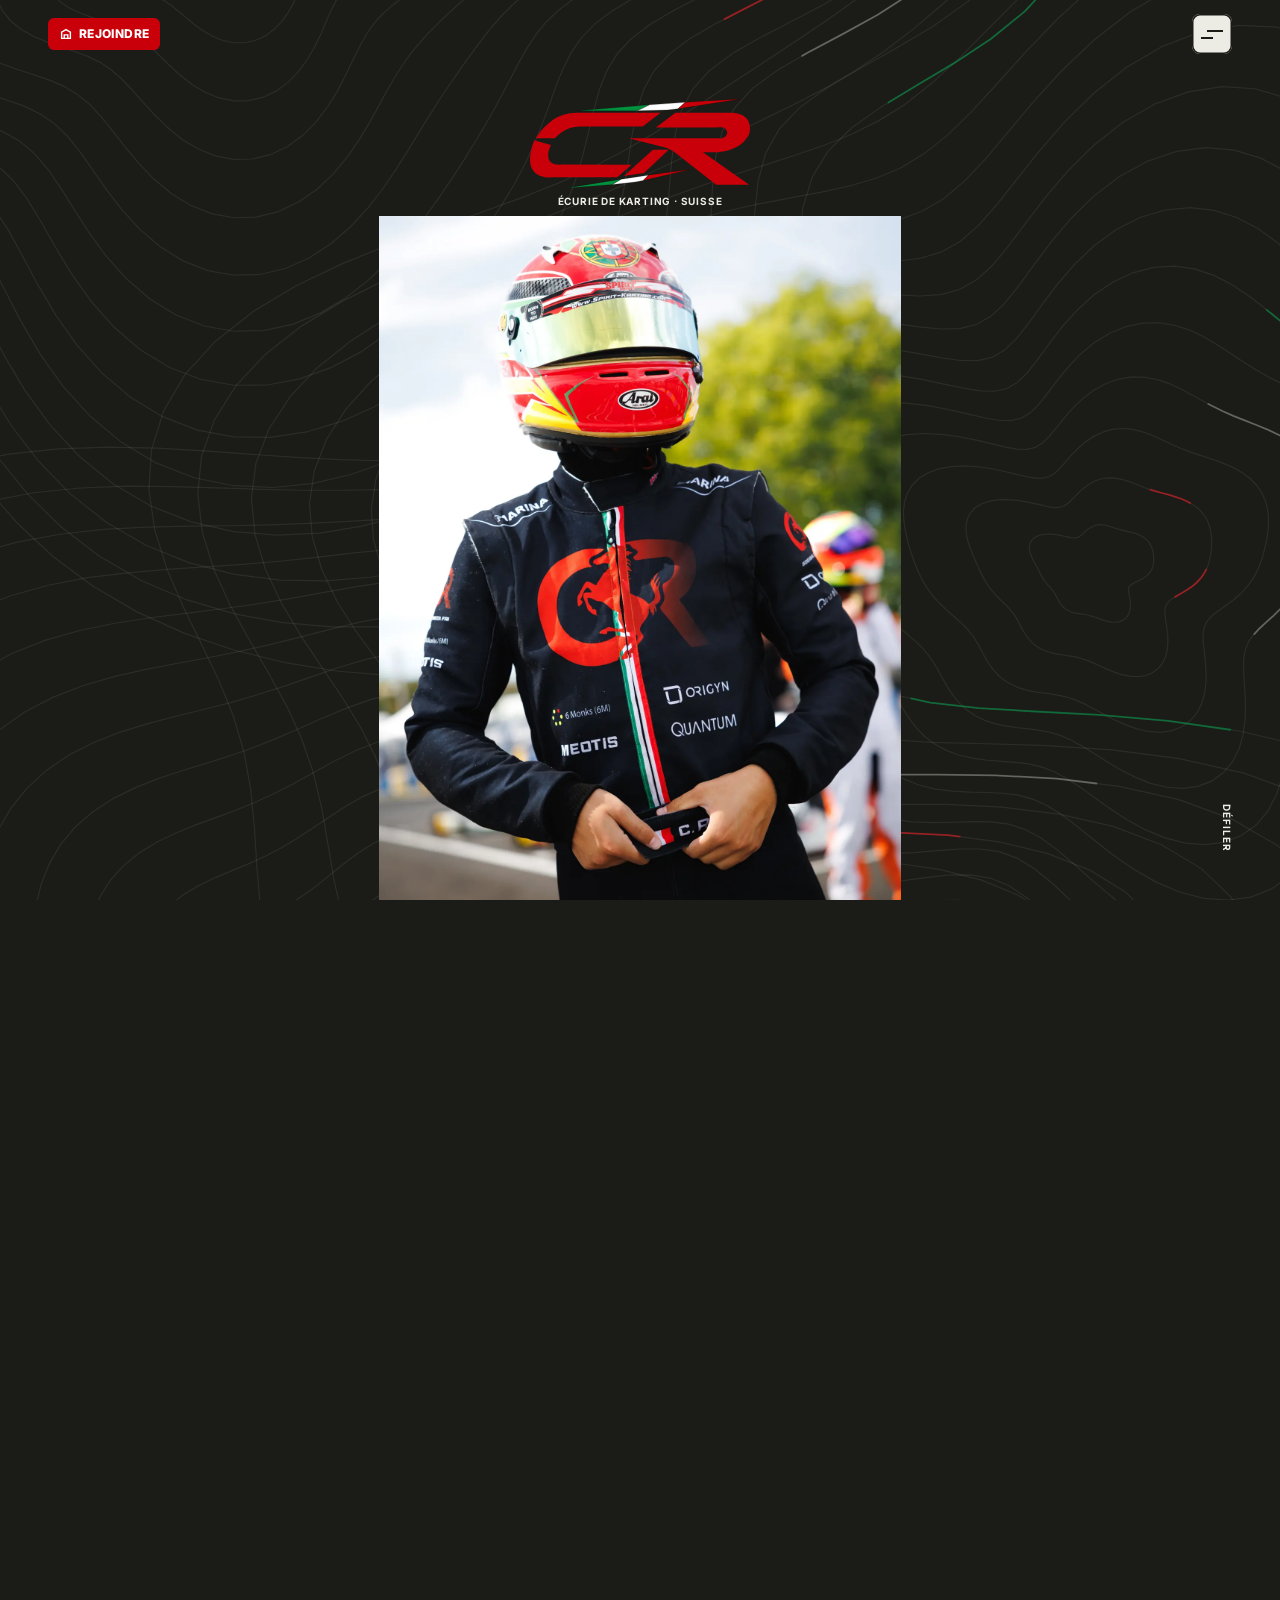
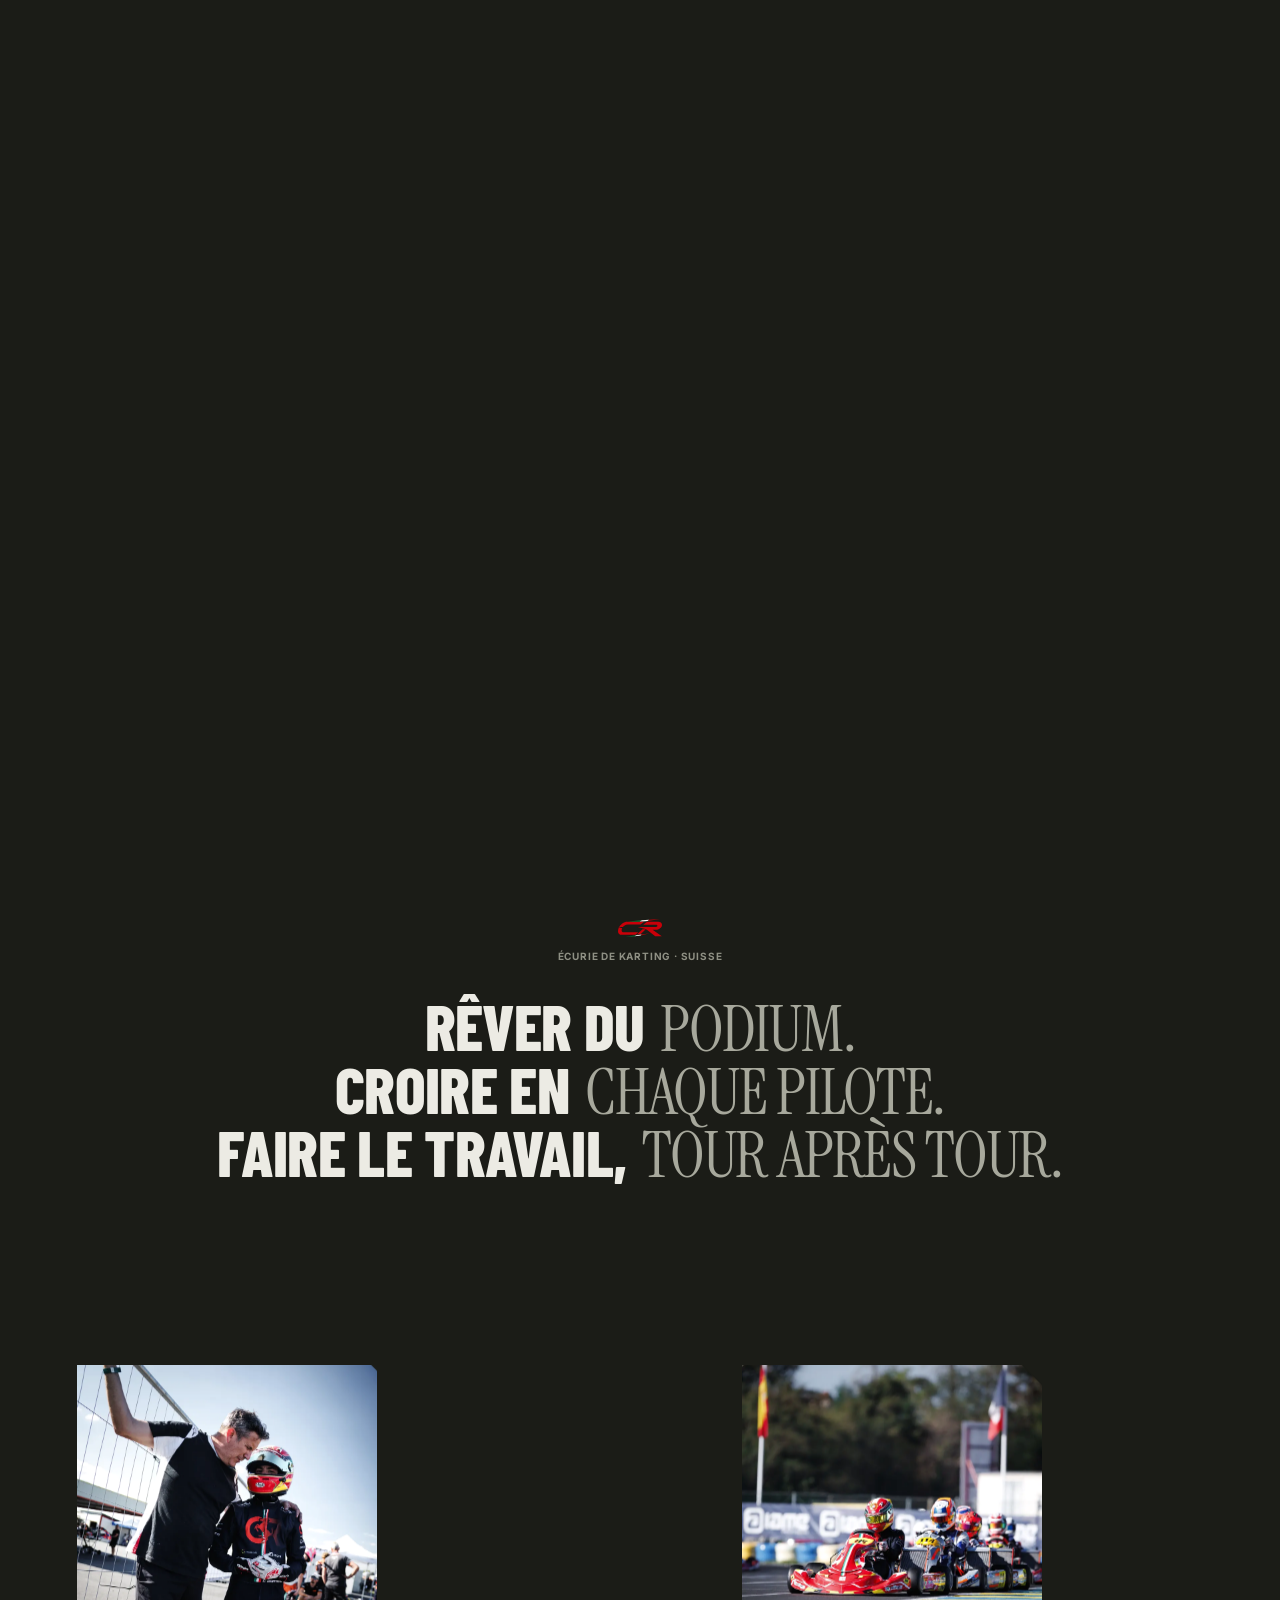
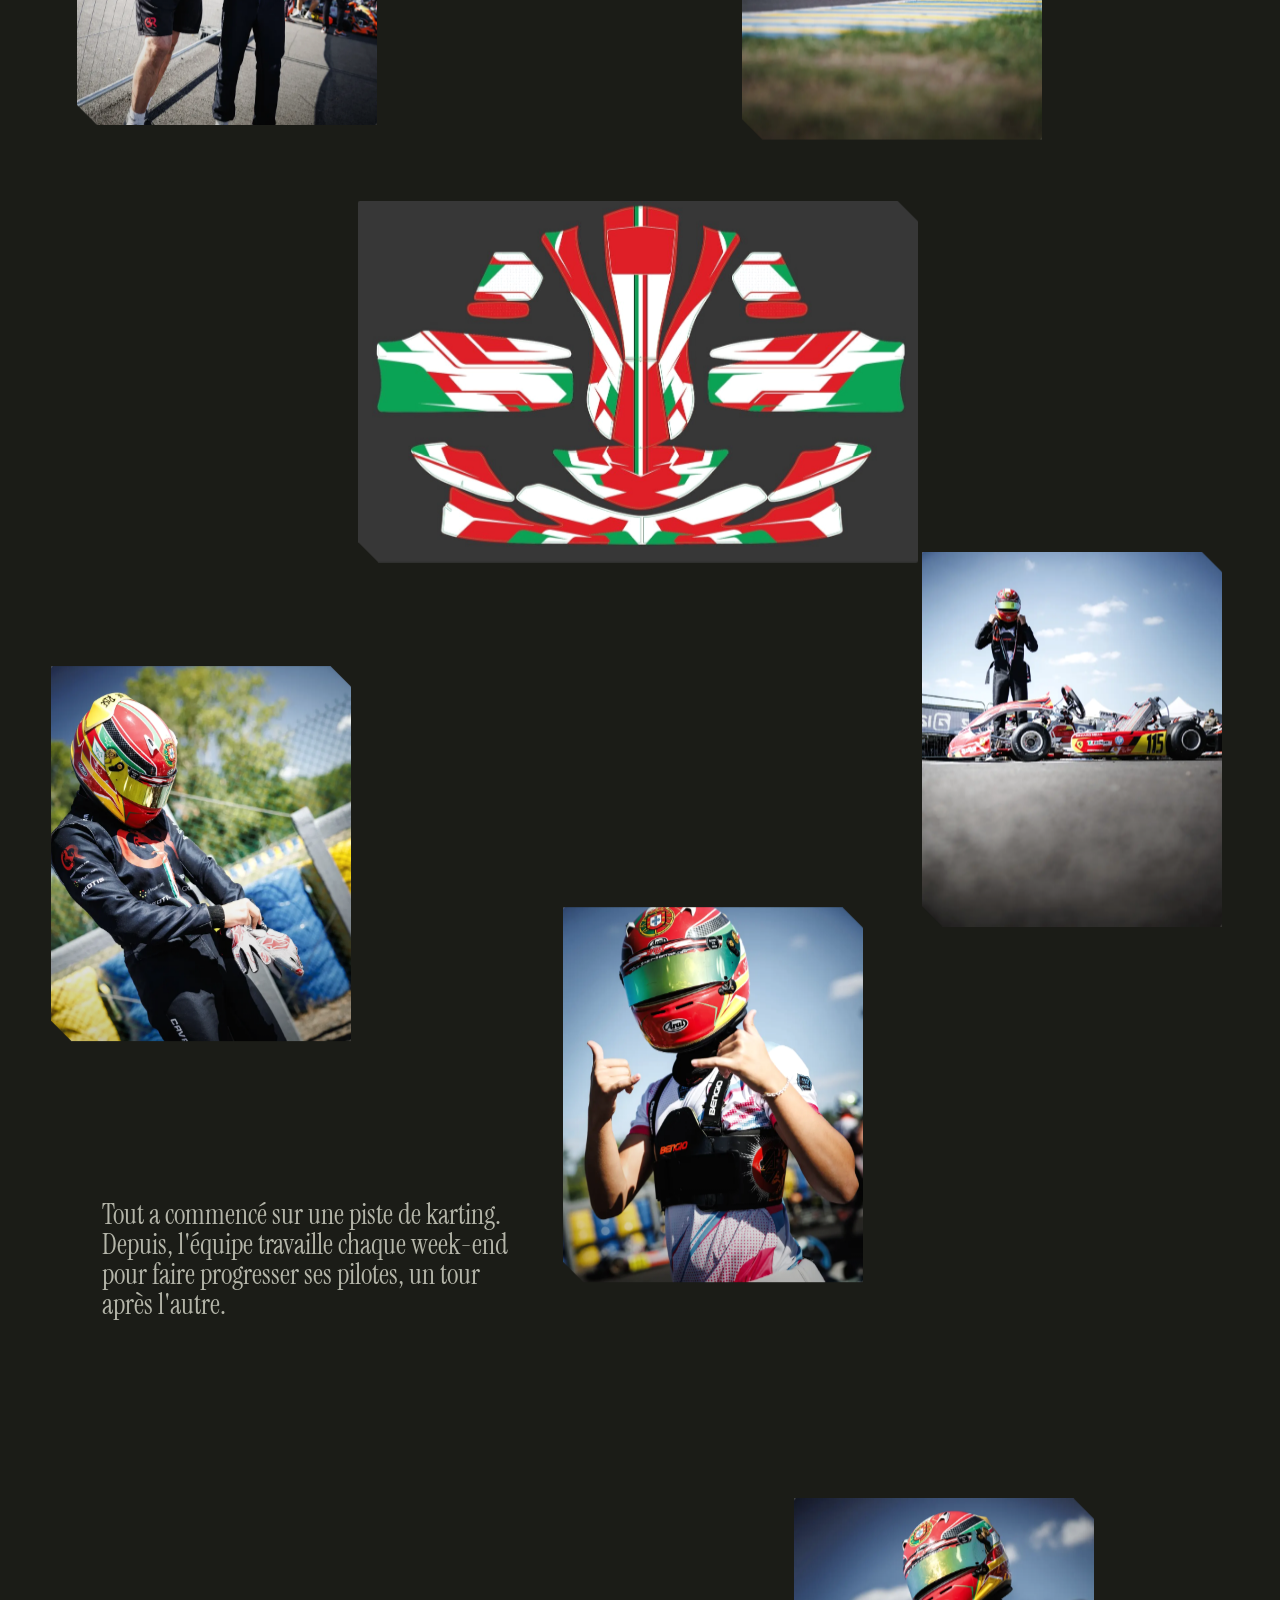
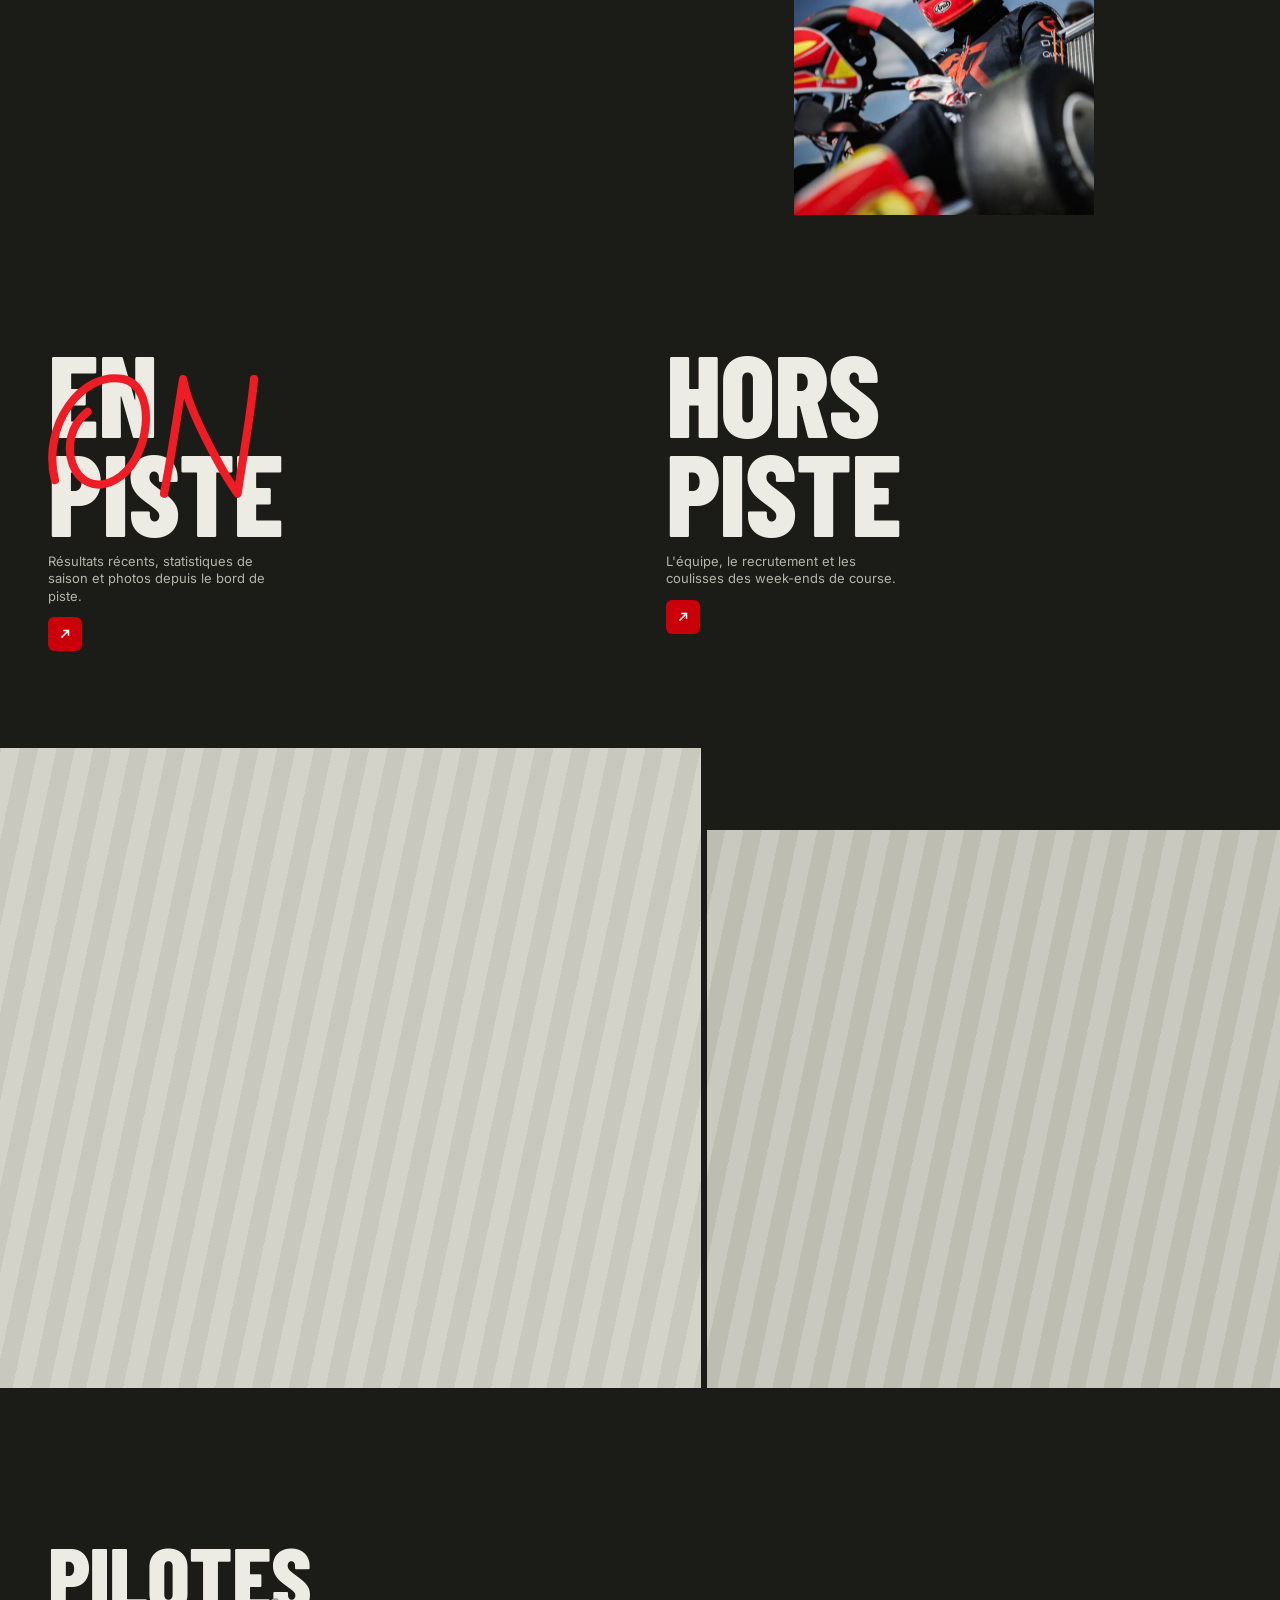
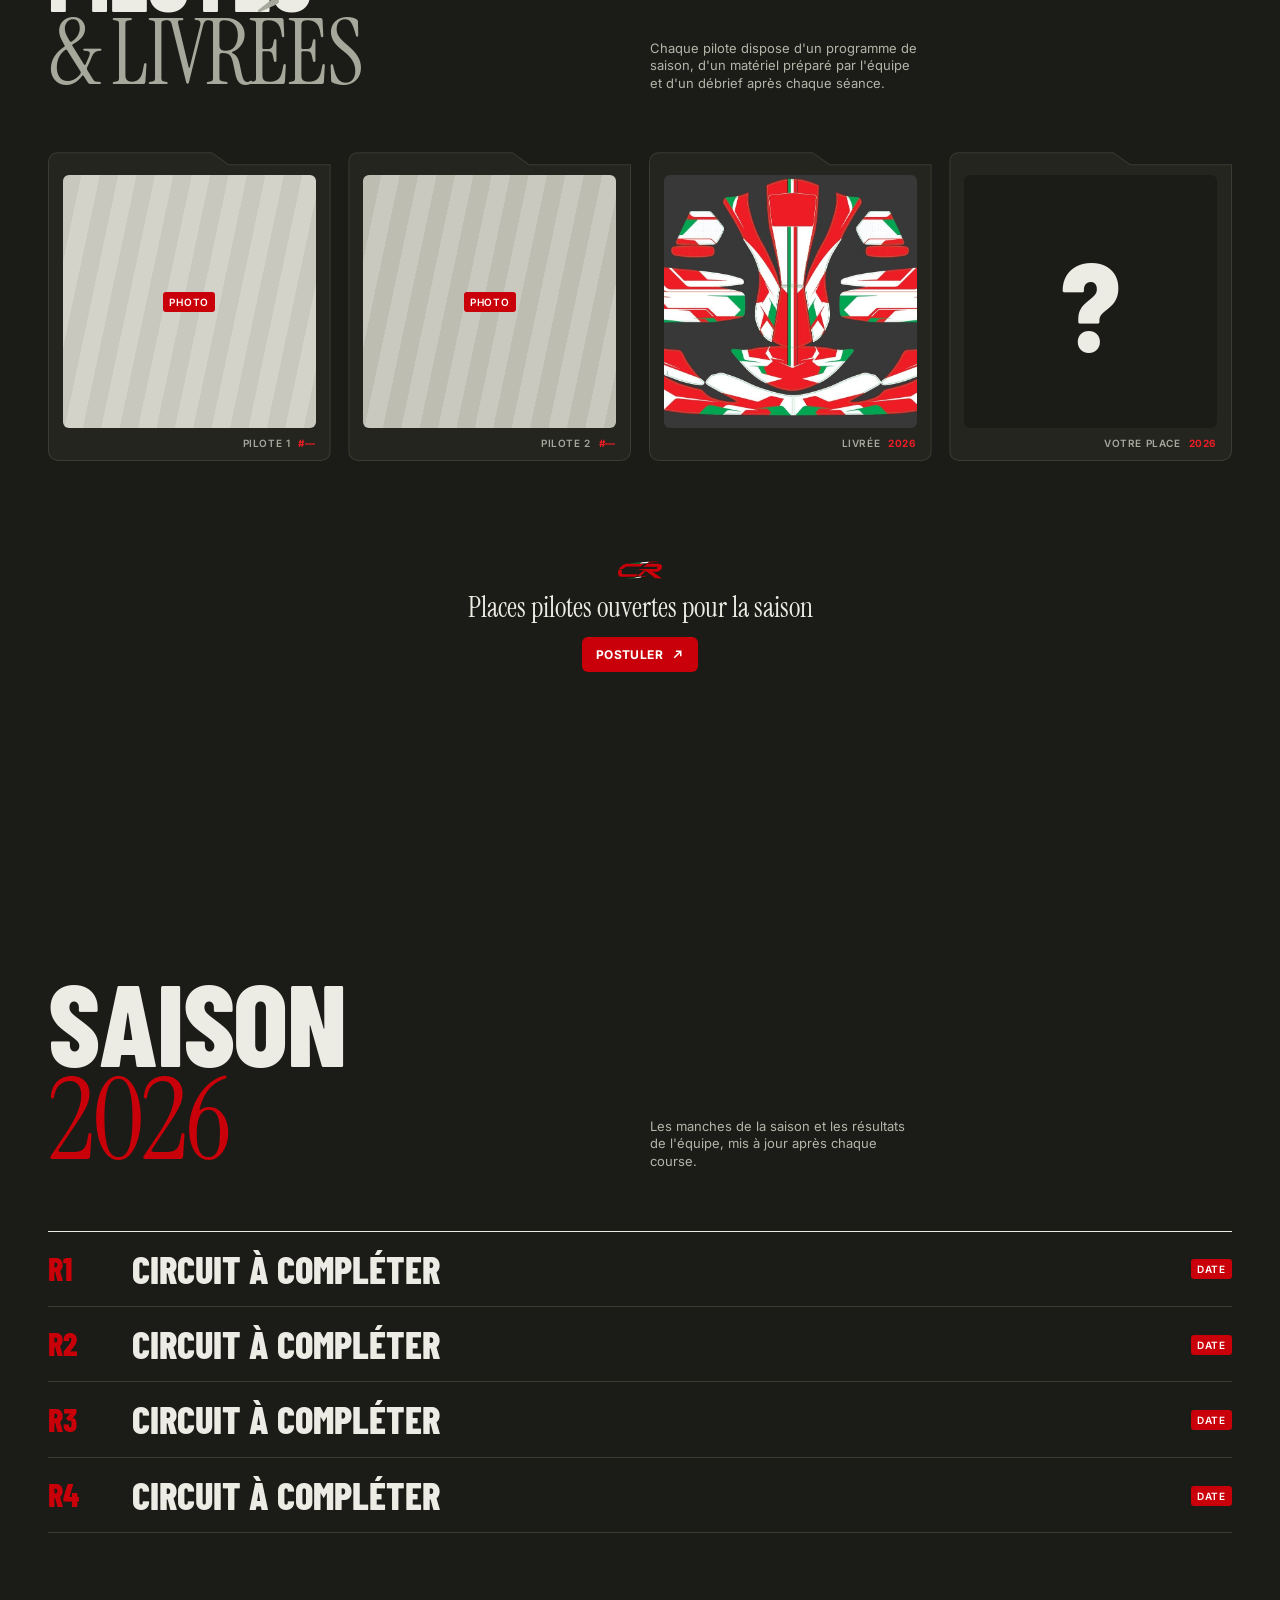
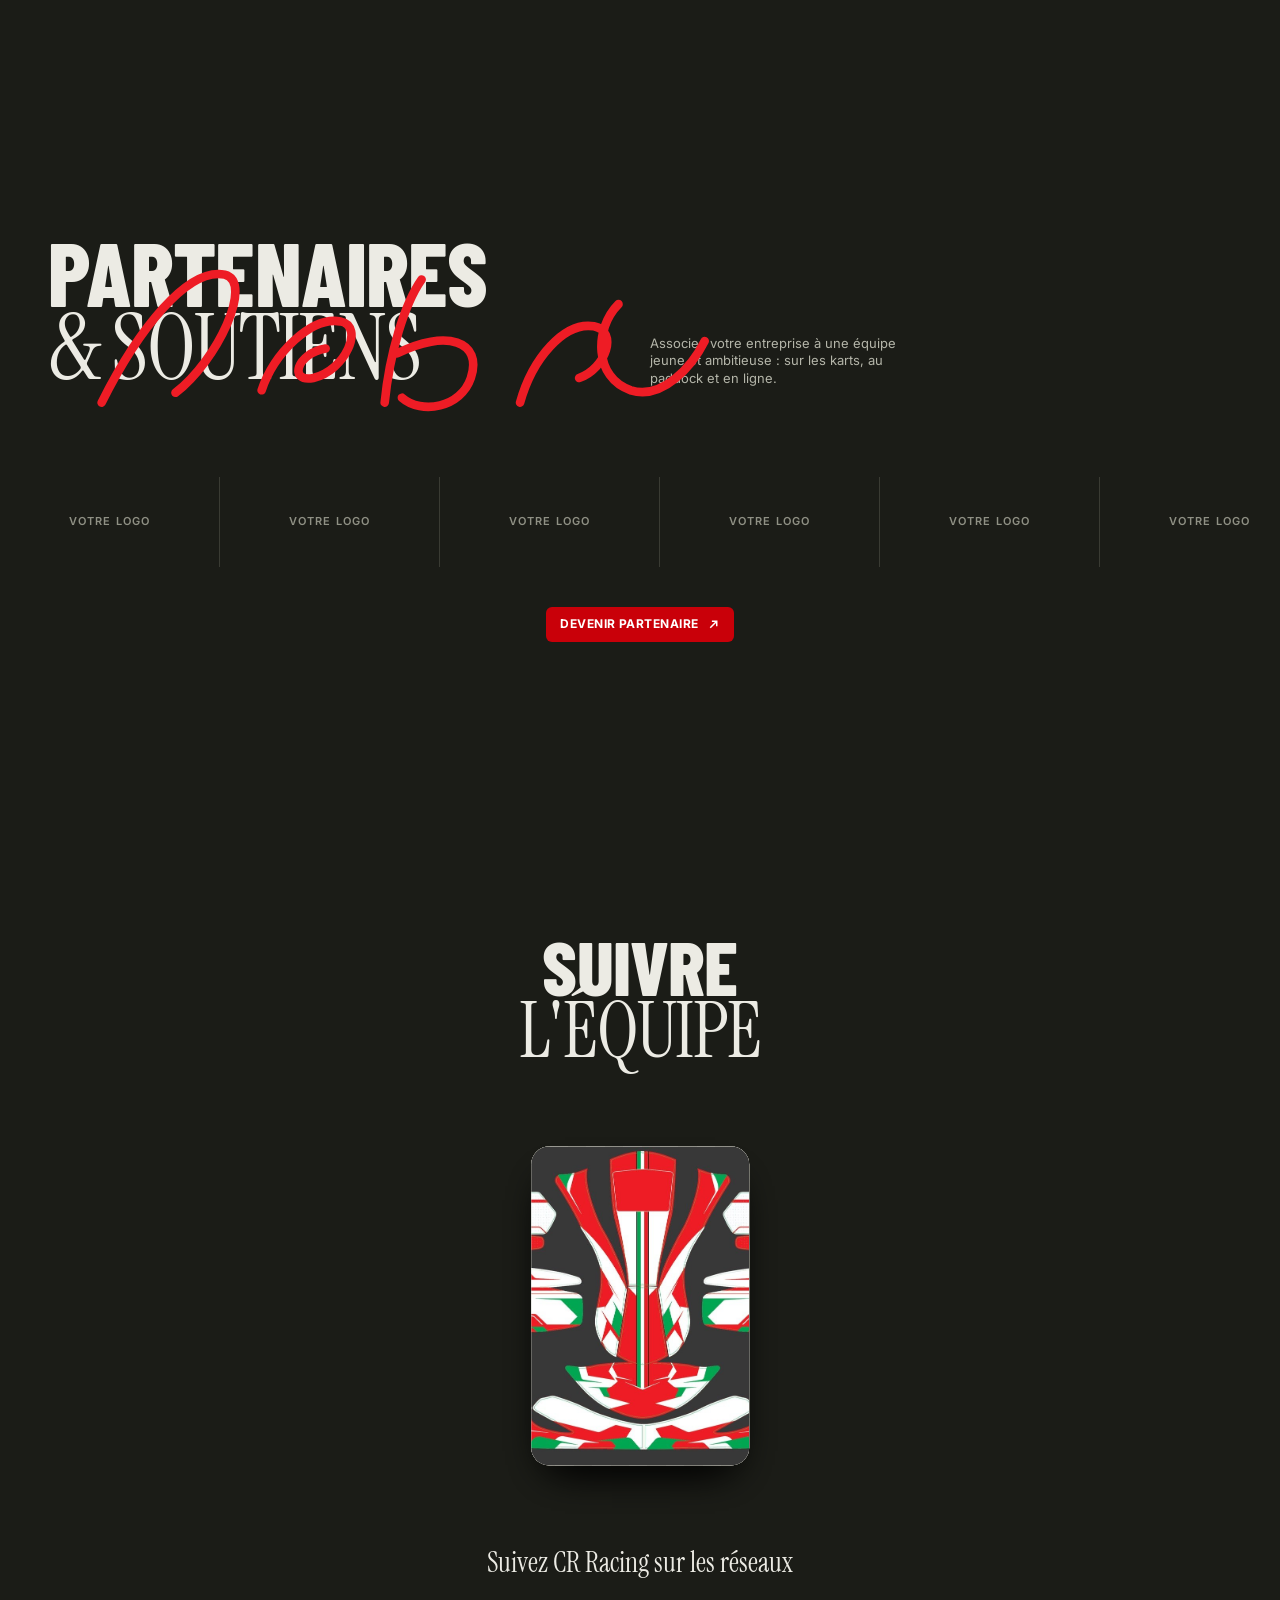
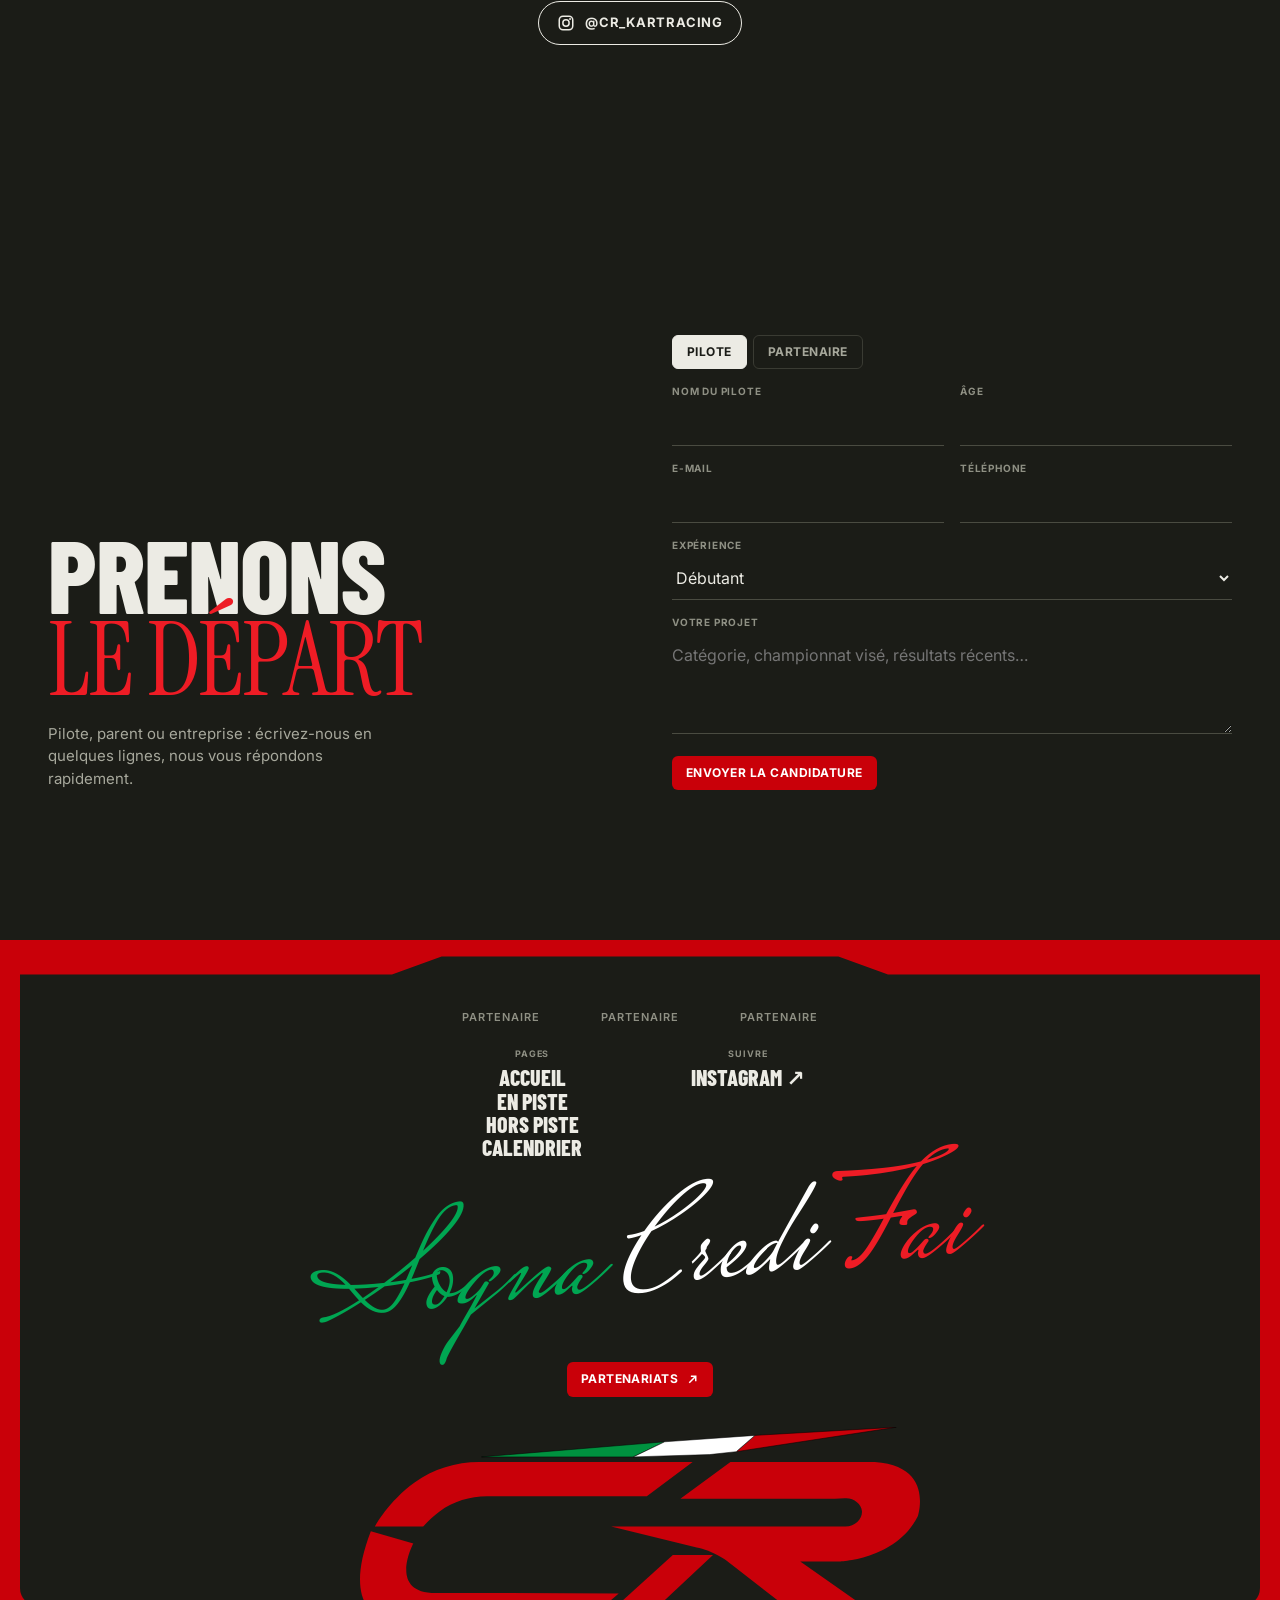
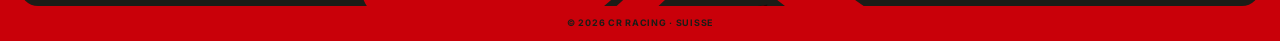
<file: index.html>
<!doctype html>
<html lang="fr">
<head>
<meta charset="utf-8">
<meta name="viewport" content="width=device-width, initial-scale=1, viewport-fit=cover">
<title>CR Racing — Écurie de karting</title>
<meta name="description" content="CR Racing, écurie de karting suisse : pilotes, saison, résultats. Places pilotes et partenariats ouverts.">
<meta name="theme-color" content="#ecebe4">
<link rel="preconnect" href="https://fonts.googleapis.com">
<link rel="preconnect" href="https://fonts.gstatic.com" crossorigin>
<link rel="stylesheet" href="https://fonts.googleapis.com/css2?family=Barlow+Condensed:wght@600;700;800&family=Instrument+Serif:ital@0;1&family=Inter:wght@400;500;600;700&display=swap">
<link rel="preload" href="assets/fonts/mrs-saint-delafield.woff2" as="font" type="font/woff2" crossorigin>
<link rel="stylesheet" href="styles.css">
<link rel="icon" href="assets/logo-cr.svg" type="image/svg+xml">
</head>
<body>
<div class="topo topo-fixed" aria-hidden="true"></div>

<!-- Barres de transition (ouverture du menu, changement de section) -->
<div class="bars" aria-hidden="true"><i></i><i></i><i></i><i></i><i></i><i></i></div>

<header class="top">
  <a class="join-pill" href="#contact"><svg viewBox="0 0 16 16" aria-hidden="true"><path d="M3 13V6l5-3 5 3v7H3zm3 0V9h4v4" fill="none" stroke="currentColor" stroke-width="1.6"/></svg>Rejoindre</a>
  <!--LANG-->
  <button class="menu-btn" type="button" aria-expanded="false" aria-controls="menu"><span class="sr-only">Menu</span><i></i><i></i></button>
</header>

<nav class="menu" id="menu" aria-label="Navigation principale" hidden>
  <div class="topo" aria-hidden="true"></div>
  <ul>
    <li><a href="#top">Accueil</a></li>
    <li><a href="#en-piste">En piste</a></li>
    <li><a href="#hors-piste">Hors piste</a></li>
    <li><a href="#saison">Calendrier</a></li>
    <li><a href="#contact">Contact</a></li>
  </ul>
  <img class="menu-logo" src="assets/logo-cr.svg" alt="" width="1087" height="437">
  <p class="menu-tag">Écurie de karting · Suisse</p>
</nav>

<main id="top">

  <!-- 1. Hero : la photo se rétracte en carte, le fond passe au noir -->
  <section class="hero" data-hero>
    <div class="hero-pin">
      <div class="topo" aria-hidden="true"></div>
      <div class="hero-title">
        <h1 class="hero-logo-title"><img class="hero-mark" src="assets/logo-cr.svg" alt="CR Racing" width="1087" height="437"></h1>
        <p class="tag">Écurie de karting · Suisse</p>
      </div>
      <div class="hero-card">
        <div class="hero-photo"><picture>
          <source type="image/webp" srcset="assets/photos/accueil-800.webp 800w, assets/photos/accueil-1400.webp 1400w" sizes="100vw">
          <img src="assets/photos/accueil-1400.jpg" srcset="assets/photos/accueil-800.jpg 800w, assets/photos/accueil-1400.jpg 1400w" sizes="100vw" alt="Pilote CR Racing en combinaison et casque, avant le départ" width="1400" height="2099" fetchpriority="high">
        </picture></div>
        <p class="card-label">Message de l'équipe</p>
      </div>
      <p class="motto m-hero" lang="it" aria-label="Sogna Credi Fai"><span aria-hidden="true"><span class="mg">Sogna</span> <span class="mw">Credi</span> <span class="mr">Fai</span></span></p>
      <div class="hero-lines" aria-hidden="true">
        <div class="line" data-dir="-1"><span><b>Sogna</b> <i>Credi</i> <b>Fai</b> <i>Sogna</i> <b>Credi</b> <i>Fai</i> <b>Sogna</b> <i>Credi</i> <b>Fai</b></span></div>
        <div class="line" data-dir="1"><span><i>Sogna</i> <b>Credi</b> <i>Fai</i> <b>Sogna</b> <i>Credi</i> <b>Fai</b> <i>Sogna</i> <b>Credi</b> <i>Fai</i></span></div>
      </div>
      <p class="scroll-hint" aria-hidden="true">Défiler</p>
    </div>
  </section>

  <!-- 2. Manifeste -->
  <section class="manifesto">
    <img class="mini-mark" src="assets/logo-cr.svg" alt="" width="1087" height="437">
    <p class="tag light">Écurie de karting · Suisse</p>
    <p class="big-statement"><span class="st"><span class="sans">Rêver du</span> <span class="serif hl">podium.</span></span> <span class="st"><span class="sans">Croire en</span> <span class="serif hl">chaque pilote.</span></span> <span class="st"><span class="sans">Faire le travail,</span> <span class="serif">tour après tour.</span></span></p>
  </section>

  <!-- 3. Collage photo en parallaxe, le fond passe du noir au clair -->
  <section class="collage" aria-label="L'équipe en images">
    <figure class="c-item" style="--x:6%;--y:4%;--w:30%" data-speed="-.12"><picture><source type="image/webp" srcset="assets/photos/paddock-900.webp"><img src="assets/photos/paddock-900.jpg" alt="Un membre de l'équipe et le pilote au paddock" loading="lazy" width="900" height="1349" style="object-position:50% 30%"></picture></figure>
    <figure class="c-item" style="--x:58%;--y:0%;--w:34%" data-speed=".18"><picture><source type="image/webp" srcset="assets/photos/depart-900.webp"><img src="assets/photos/depart-900.jpg" alt="Karts alignés sur la grille avant le départ" loading="lazy" width="900" height="1349" style="object-position:50% 45%"></picture></figure>
    <figure class="c-item" style="--x:28%;--y:20%;--w:44%" data-speed=".05"><img src="assets/livree.jpg" alt="Planche des stickers de la livrée CR Racing" loading="lazy" width="1245" height="804"></figure>
    <figure class="c-item" style="--x:72%;--y:38%;--w:24%" data-speed="-.2"><picture><source type="image/webp" srcset="assets/photos/reglages-900.webp"><img src="assets/photos/reglages-900.jpg" alt="Le pilote debout derrière son kart avant de partir en piste" loading="lazy" width="900" height="1349" style="object-position:50% 18%"></picture></figure>
    <figure class="c-item" style="--x:4%;--y:44%;--w:32%" data-speed=".22"><picture><source type="image/webp" srcset="assets/photos/grille-900.webp"><img src="assets/photos/grille-900.jpg" alt="Le pilote enfile ses gants sur la grille" loading="lazy" width="900" height="1349" style="object-position:50% 35%"></picture></figure>
    <figure class="c-item" style="--x:44%;--y:58%;--w:26%" data-speed="-.08"><picture><source type="image/webp" srcset="assets/photos/podium-900.webp"><img src="assets/photos/podium-900.jpg" alt="Le pilote fait le signe des cornes après la course" loading="lazy" width="900" height="1349" style="object-position:50% 30%"></picture></figure>
    <p class="c-text" style="--x:8%;--y:70%">Tout a commencé sur une piste de karting. Depuis, l'équipe travaille chaque week-end pour faire progresser ses pilotes, un tour après l'autre.</p>
    <figure class="c-item" style="--x:62%;--y:84%;--w:28%" data-speed=".08"><picture><source type="image/webp" srcset="assets/photos/coulisse-900.webp"><img src="assets/photos/coulisse-900.jpg" alt="Le pilote dans son kart, prêt à partir" loading="lazy" width="900" height="1349" style="object-position:50% 30%"></picture></figure>
  </section>

  <!-- 4. En piste / Hors piste -->
  <section class="tracks">
    <div class="track" id="en-piste">
      <h2><span class="sans">En</span><span class="sans">piste</span></h2>
      <svg class="scribble s-track" viewBox="0 0 220 160" aria-hidden="true"><path pathLength="1" d="M30 110c-10-40 20-80 50-74 26 6 20 60-6 74-30 16-46-30-20-50M110 120c6-30 10-60 14-84 4 24 30 70 40 84 4-28 10-60 12-84"/></svg>
      <p>Résultats récents, statistiques de saison et photos depuis le bord de piste.</p>
      <a class="sq-btn" href="#saison" aria-label="Voir le calendrier"><svg viewBox="0 0 16 16" aria-hidden="true"><path d="M4 12 12 4M6 4h6v6" fill="none" stroke="currentColor" stroke-width="1.8"/></svg></a>
    </div>
    <div class="track" id="hors-piste">
      <h2><span class="sans">Hors</span><span class="sans">piste</span></h2>
      <p>L'équipe, le recrutement et les coulisses des week-ends de course.</p>
      <a class="sq-btn" href="#equipe" aria-label="Voir l'équipe"><svg viewBox="0 0 16 16" aria-hidden="true"><path d="M4 12 12 4M6 4h6v6" fill="none" stroke="currentColor" stroke-width="1.8"/></svg></a>
    </div>
    <div class="strip">
      <div class="strip-img ph" data-speed="-.1"></div>
      <div class="strip-img ph alt" data-speed=".1"></div>
    </div>
  </section>

  <!-- 5. Galerie de cartes à encoche : pilotes et livrées -->
  <section class="hall" id="equipe">
    <div class="hall-head">
      <h2><span class="sans">Pilotes</span><span class="serif">&amp; livrées</span></h2>
      <p>Chaque pilote dispose d'un programme de saison, d'un matériel préparé par l'équipe et d'un débrief après chaque séance.</p>
    </div>
    <div class="hall-grid">
      <article class="notch"><div class="notch-in"><div class="n-img ph"><span class="todo">Photo</span></div><p class="n-cap"><span>Pilote 1</span><b>#—</b></p></div></article>
      <article class="notch"><div class="notch-in"><div class="n-img ph alt"><span class="todo">Photo</span></div><p class="n-cap"><span>Pilote 2</span><b>#—</b></p></div></article>
      <article class="notch"><div class="notch-in"><div class="n-img"><img src="assets/livree.jpg" alt="Livrée CR Racing" loading="lazy"></div><p class="n-cap"><span>Livrée</span><b>2026</b></p></div></article>
      <a class="notch open" href="#contact" data-tab="pilote"><div class="notch-in"><div class="n-img q">?</div><p class="n-cap"><span>Votre place</span><b>2026</b></p></div></a>
    </div>
    <div class="hall-more">
      <img class="mini-mark" src="assets/logo-cr.svg" alt="" width="1087" height="437">
      <p class="serif-p">Places pilotes ouvertes pour la saison</p>
      <a class="cta" href="#contact" data-tab="pilote">Postuler <svg viewBox="0 0 16 16" aria-hidden="true"><path d="M4 12 12 4M6 4h6v6" fill="none" stroke="currentColor" stroke-width="1.8"/></svg></a>
    </div>
  </section>

  <!-- 6. Saison -->
  <section class="season" id="saison">
    <div class="season-head">
      <h2><span class="sans">Saison</span><span class="serif">2026</span></h2>
      <p>Les manches de la saison et les résultats de l'équipe, mis à jour après chaque course.</p>
    </div>
    <ol class="races">
      <li><span class="r-no">R1</span><span class="r-name">Circuit à compléter</span><span class="r-date"><span class="todo">Date</span></span></li>
      <li><span class="r-no">R2</span><span class="r-name">Circuit à compléter</span><span class="r-date"><span class="todo">Date</span></span></li>
      <li><span class="r-no">R3</span><span class="r-name">Circuit à compléter</span><span class="r-date"><span class="todo">Date</span></span></li>
      <li><span class="r-no">R4</span><span class="r-name">Circuit à compléter</span><span class="r-date"><span class="todo">Date</span></span></li>
    </ol>
  </section>

  <!-- 7. Partenaires : mot manuscrit + logos qui défilent -->
  <section class="partners" id="partenaires">
    <div class="partners-head">
      <h2><span class="sans">Partenaires</span><span class="serif">&amp; soutiens</span></h2>
      <svg class="scribble s-partners" viewBox="0 0 520 200" aria-hidden="true"><path pathLength="1" d="M20 150c30-60 70-110 100-104 24 6-6 70-40 96M150 140c10-30 40-60 64-56 20 4 4 40-22 46-20 4-14-20 10-24M250 150c4-40 16-80 30-100M260 110c40-20 70-10 60 20-8 24-40 30-56 16M360 150c10-36 36-66 60-62 20 4 10 34-12 42M440 70c-20 20-20 60 10 70 26 8 50-20 60-40"/></svg>
      <p>Associez votre entreprise à une équipe jeune et ambitieuse : sur les karts, au paddock et en ligne.</p>
    </div>
    <div class="logos" aria-label="Partenaires">
      <div class="logos-track"><span>Votre logo</span><span>Votre logo</span><span>Votre logo</span><span>Votre logo</span><span>Votre logo</span><span>Votre logo</span><span>Votre logo</span><span>Votre logo</span></div>
    </div>
    <a class="cta dark" href="#contact" data-tab="partenaire">Devenir partenaire <svg viewBox="0 0 16 16" aria-hidden="true"><path d="M4 12 12 4M6 4h6v6" fill="none" stroke="currentColor" stroke-width="1.8"/></svg></a>
  </section>

  <!-- 8. Réseaux : éventail de cartes qui s'ouvre au défilement -->
  <section class="social" data-fan>
    <h2><span class="sans">Suivre</span><span class="serif">l'équipe</span></h2>
    <div class="fan" aria-hidden="true">
      <div class="f-card ph"></div><div class="f-card ph alt"></div><div class="f-card"><img src="assets/livree.jpg" alt="" loading="lazy"></div><div class="f-card ph alt"></div><div class="f-card ph"></div>
    </div>
    <p class="serif-p">Suivez CR Racing sur les réseaux</p>
    <p class="socials"><a class="ig" href="https://www.instagram.com/cr_kartracing/" target="_blank" rel="noopener"><svg viewBox="0 0 24 24" aria-hidden="true"><rect x="3" y="3" width="18" height="18" rx="5" fill="none" stroke="currentColor" stroke-width="2"/><circle cx="12" cy="12" r="4.2" fill="none" stroke="currentColor" stroke-width="2"/><circle cx="17.4" cy="6.6" r="1.3" fill="currentColor"/></svg>@cr_kartracing</a></p>
  </section>

  <!-- 9. Contact -->
  <section class="contact" id="contact">
    <div class="contact-head">
      <h2><span class="sans">Prenons</span><span class="serif">le départ</span></h2>
      <p>Pilote, parent ou entreprise : écrivez-nous en quelques lignes, nous vous répondons rapidement.</p>
    </div>
    <div class="contact-box">
      <div class="tabs" role="tablist" aria-label="Type de demande">
        <button type="button" role="tab" id="t-pilote" aria-controls="f-pilote" aria-selected="true">Pilote</button>
        <button type="button" role="tab" id="t-partenaire" aria-controls="f-partenaire" aria-selected="false">Partenaire</button>
      </div>
      <form name="pilote" id="f-pilote" role="tabpanel" aria-labelledby="t-pilote" method="POST" data-netlify="true" netlify-honeypot="bot-field">
        <input type="hidden" name="form-name" value="pilote">
        <p hidden><label>Ne pas remplir <input name="bot-field"></label></p>
        <div class="row">
          <label>Nom du pilote<input name="nom" required autocomplete="name"></label>
          <label>Âge<input name="age" inputmode="numeric"></label>
        </div>
        <div class="row">
          <label>E-mail<input name="email" type="email" required autocomplete="email"></label>
          <label>Téléphone<input name="telephone" type="tel" autocomplete="tel"></label>
        </div>
        <label>Expérience<select name="experience"><option>Débutant</option><option>1 à 2 saisons</option><option>3 saisons et plus</option></select></label>
        <label>Votre projet<textarea name="message" required placeholder="Catégorie, championnat visé, résultats récents…"></textarea></label>
        <div class="send"><button class="cta" type="submit">Envoyer la candidature</button><span class="form-note" aria-live="polite"></span></div>
      </form>
      <form name="partenaire" id="f-partenaire" role="tabpanel" aria-labelledby="t-partenaire" method="POST" data-netlify="true" netlify-honeypot="bot-field" hidden>
        <input type="hidden" name="form-name" value="partenaire">
        <p hidden><label>Ne pas remplir <input name="bot-field"></label></p>
        <div class="row">
          <label>Nom<input name="nom" required autocomplete="name"></label>
          <label>Entreprise<input name="entreprise" required autocomplete="organization"></label>
        </div>
        <label>E-mail<input name="email" type="email" required autocomplete="email"></label>
        <label>Votre message<textarea name="message" required placeholder="Votre secteur, ce que vous attendez d'un partenariat…"></textarea></label>
        <div class="send"><button class="cta" type="submit">Demander le dossier</button><span class="form-note" aria-live="polite"></span></div>
      </form>
    </div>
  </section>
</main>

<!-- 10. Pied de page : carte sombre à encoche sur fond rouge -->
<footer class="footer">
  <div class="foot-card">
    <div class="foot-logos"><span>Partenaire</span><span>Partenaire</span><span>Partenaire</span></div>
    <div class="foot-cols">
      <nav aria-label="Pages"><p>Pages</p><a href="#top">Accueil</a><a href="#en-piste">En piste</a><a href="#hors-piste">Hors piste</a><a href="#saison">Calendrier</a></nav>
      <div><p>Suivre</p><a href="https://www.instagram.com/cr_kartracing/" target="_blank" rel="noopener">Instagram ↗</a></div>
    </div>
    <p class="motto m-foot" lang="it"><span class="mg">Sogna</span> <span class="mw">Credi</span> <span class="mr">Fai</span></p>
    <div class="foot-img"><img src="assets/logo-cr.svg" alt="" width="1087" height="437"></div>
    <a class="cta" href="#contact" data-tab="partenaire">Partenariats <svg viewBox="0 0 16 16" aria-hidden="true"><path d="M4 12 12 4M6 4h6v6" fill="none" stroke="currentColor" stroke-width="1.8"/></svg></a>
  </div>
  <p class="legal">© 2026 CR Racing · Suisse</p>
</footer>

<script src="assets/lenis.min.js"></script>
<script src="script.js"></script>
</body>
</html>
</file>
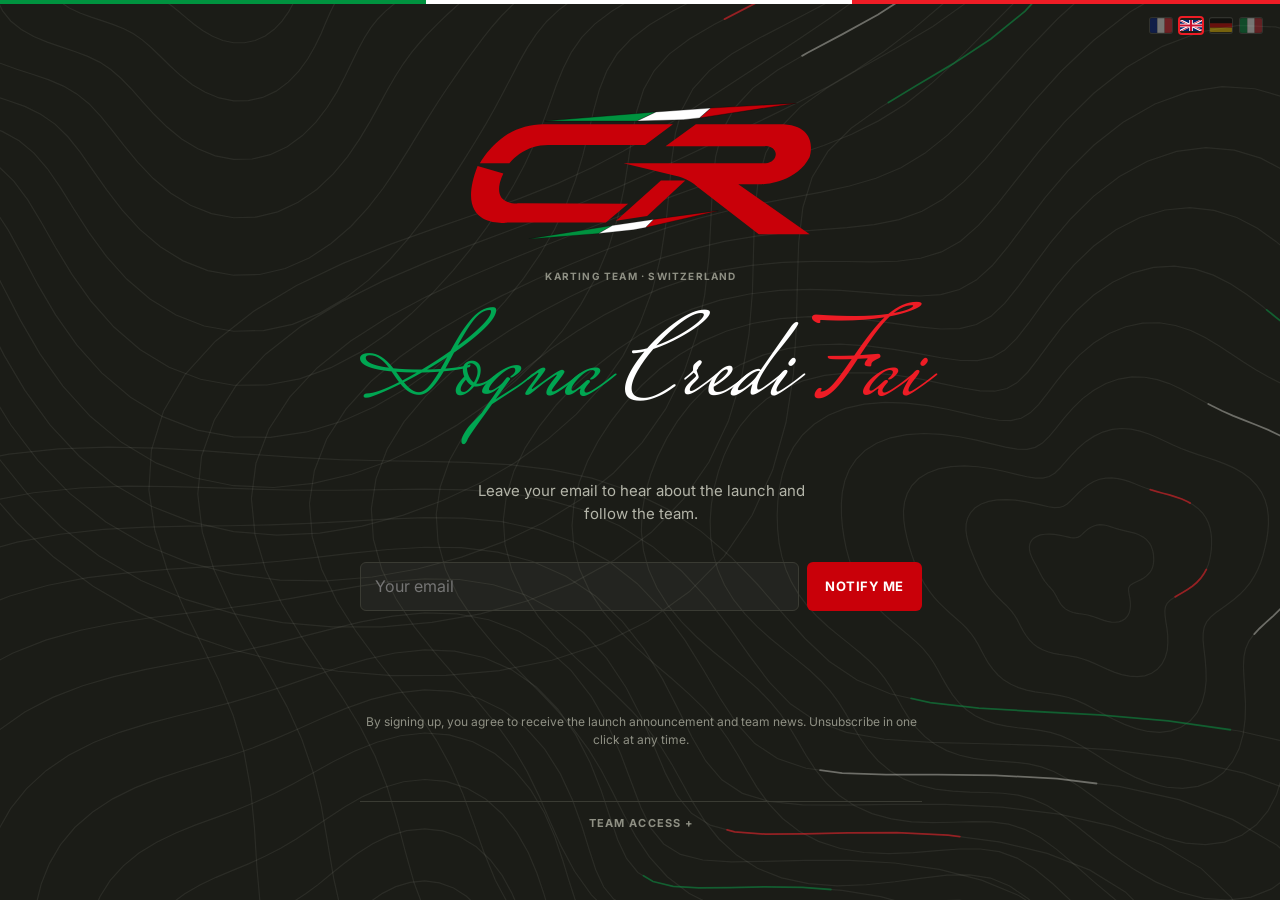
<file: bientot/index.html>
<!doctype html>
<html lang="fr">
<head>
<meta charset="utf-8">
<meta name="viewport" content="width=device-width, initial-scale=1, viewport-fit=cover">
<title>CR Racing — Sogna Credi Fai</title>
<meta name="description" content="CR Racing, écurie de karting suisse. Laissez votre e-mail pour être prévenu du lancement.">
<meta name="theme-color" content="#1b1c17">
<link rel="preconnect" href="https://fonts.googleapis.com">
<link rel="preconnect" href="https://fonts.gstatic.com" crossorigin>
<link rel="stylesheet" href="https://fonts.googleapis.com/css2?family=Barlow+Condensed:wght@800&family=Instrument+Serif&family=Inter:wght@400;600;700&display=swap">
<link rel="icon" href="/assets/logo-cr.svg" type="image/svg+xml">
<style>
:root{--paper:#ecebe4;--ink:#1b1c17;--line:#3a3b33;--muted:#8f9084;--red:#c90009;--red-hi:#ee1c25;--green:#00923f;
  --sans:"Barlow Condensed","Arial Narrow",system-ui,sans-serif;--serif:"Instrument Serif","Times New Roman",serif;--body:"Inter",system-ui,-apple-system,"Segoe UI",sans-serif;--ease:cubic-bezier(.2,.75,.1,1);color-scheme:dark}
*{box-sizing:border-box}
[hidden]{display:none!important}
html,body{height:100%}
body{margin:0;background:var(--ink);color:var(--paper);font:15px/1.5 var(--body);-webkit-font-smoothing:antialiased;overflow-x:hidden}
.topo{position:fixed;inset:0;pointer-events:none;background:var(--paper);opacity:.06;-webkit-mask:url(/assets/topo.svg) center/cover no-repeat;mask:url(/assets/topo.svg) center/cover no-repeat}
/* Lignes topographiques animées (remplacent le fond fixe quand le JS est actif) */
.topo-live{position:fixed;inset:-6%;width:112%;height:112%;pointer-events:none;overflow:visible;transition:transform 1.6s var(--ease)}
.topo-live .base path{fill:none;stroke:var(--paper);stroke-opacity:.075;stroke-width:1.2;vector-effect:non-scaling-stroke}
.topo-live .glow path{fill:none;stroke-width:1.8;stroke-linecap:round;vector-effect:non-scaling-stroke;stroke-dasharray:70 930;stroke-dashoffset:0;opacity:.55}
.topo-live .glow path:nth-child(3n){stroke:var(--red-hi)}
.topo-live .glow path:nth-child(3n+1){stroke:var(--paper);opacity:.35}
.topo-live .glow path:nth-child(3n+2){stroke:var(--green);opacity:.5}
@media (prefers-reduced-motion:no-preference){
  .topo-live .base{animation:breathe 18s ease-in-out infinite alternate;transform-origin:50% 50%}
  .topo-live .glow path{animation:run var(--d,16s) linear var(--delay,0s) infinite}
}
@media (prefers-reduced-motion:reduce){.topo-live .glow{display:none}}
@keyframes run{to{stroke-dashoffset:-1000}}
@keyframes breathe{from{transform:scale(1) rotate(0deg)}to{transform:scale(1.04) rotate(.8deg)}}
.stripe{position:fixed;left:0;right:0;top:0;height:4px;background:linear-gradient(90deg,var(--green) 0 33.3%,#fff 33.3% 66.6%,var(--red-hi) 66.6%)}
.lang{position:fixed;top:18px;right:18px;display:flex;gap:8px;z-index:2}
.lang button{padding:0;border:0;background:none;cursor:pointer;line-height:0;opacity:.4;transition:opacity .2s}
.lang button:hover,.lang button[aria-pressed="true"]{opacity:1}
.lang svg{width:22px;height:15px;border-radius:2px;box-shadow:0 0 0 1px rgba(255,255,255,.25)}
.lang button[aria-pressed="true"] svg{box-shadow:0 0 0 2px var(--red-hi)}
main{position:relative;min-height:100%;display:grid;place-items:center;padding:72px 20px 40px}
.box{width:min(100%,560px);display:grid;justify-items:center;gap:22px;text-align:center}
.logo{width:min(70vw,340px);height:auto;animation:in 1.1s var(--ease) both}
.kicker{font:700 10px/1 var(--body);letter-spacing:.12em;text-transform:uppercase;color:var(--muted)}
h1{margin:0;font-weight:400;font-size:clamp(54px,13vw,104px);line-height:.86;text-transform:uppercase;animation:in 1.1s var(--ease) .1s both}
h1 span{display:block}
h1 .sans{font-family:var(--sans);font-weight:800}
h1 .serif{font-family:var(--serif);color:var(--red-hi)}
@font-face{font-family:"CR Signature";src:url(/assets/fonts/mrs-saint-delafield.woff2) format("woff2");font-display:swap}
.motto{margin:4px 0 6px;font:400 clamp(64px,15vw,120px)/1 "CR Signature","Brush Script MT",cursive;color:var(--paper);transform:rotate(-6deg);white-space:nowrap;animation:in 1.1s var(--ease) .15s both}
.lead{color:#b4b5a9;max-width:40ch;animation:in 1.1s var(--ease) .2s both}
form{width:100%}
.notify{display:flex;gap:8px;width:100%;animation:in 1.1s var(--ease) .3s both}
input{flex:1;min-width:0;font:400 16px/1.2 var(--body);color:var(--paper);background:rgba(255,255,255,.04);border:1px solid var(--line);border-radius:6px;padding:14px 14px}
input:focus{outline:none;border-color:var(--red-hi)}
button.go{flex:none;border:0;border-radius:6px;background:var(--red);color:#fff;font:700 13px/1 var(--body);letter-spacing:.04em;text-transform:uppercase;padding:0 18px;cursor:pointer;transition:background .2s}
button.go:hover{background:var(--red-hi)}
button:focus-visible,input:focus-visible{outline:2px solid var(--red-hi);outline-offset:2px}
.note{min-height:20px;font-size:13px;color:#b4b5a9}
.note.ok{color:#5fd393;font-weight:600}
.note.ko{color:#ff6b6b}
.small{font-size:12px;color:var(--muted)}
details{margin-top:18px;width:100%;border-top:1px solid var(--line);padding-top:16px}
summary{cursor:pointer;font:700 11px/1 var(--body);letter-spacing:.1em;text-transform:uppercase;color:var(--muted);list-style:none}
summary::-webkit-details-marker{display:none}
summary::after{content:" +";}
details[open] summary::after{content:" –"}
.team{display:flex;gap:8px;margin-top:14px}
.team button.go{background:var(--paper);color:var(--ink)}
.team button.go:hover{background:#fff}
.sr-only{position:absolute;width:1px;height:1px;padding:0;margin:-1px;overflow:hidden;clip:rect(0,0,0,0);white-space:nowrap;border:0}
@keyframes in{from{opacity:0;transform:translateY(24px)}to{opacity:1;transform:none}}
@media (prefers-reduced-motion:reduce){.logo,h1,.lead,.notify{animation:none}}
@media (max-width:440px){.notify,.team{flex-direction:column}button.go{padding:14px 18px}}
.motto .mg{color:#00a652}.motto .mw{color:#fff}.motto .mr{color:var(--red-hi)}
</style>
</head>
<body>
<div class="topo" aria-hidden="true"></div>
<div class="stripe" aria-hidden="true"></div>

<div class="lang" role="group" aria-label="Langue">
  <button type="button" data-lang="fr" aria-label="Français" title="Français"><svg viewBox="0 0 3 2" aria-hidden="true"><rect width="1" height="2" fill="#002395"/><rect x="1" width="1" height="2" fill="#fff"/><rect x="2" width="1" height="2" fill="#ED2939"/></svg></button>
  <button type="button" data-lang="en" aria-label="English" title="English"><svg viewBox="0 0 60 30" aria-hidden="true"><clipPath id="uk-s"><path d="M0,0v30h60V0z"/></clipPath><clipPath id="uk-t"><path d="M30,15h30v15zv15H0zH0V0zV0h30z"/></clipPath><g clip-path="url(#uk-s)"><path d="M0,0v30h60V0z" fill="#012169"/><path d="M0,0L60,30M60,0L0,30" stroke="#fff" stroke-width="6"/><path d="M0,0L60,30M60,0L0,30" clip-path="url(#uk-t)" stroke="#C8102E" stroke-width="4"/><path d="M30,0v30M0,15h60" stroke="#fff" stroke-width="10"/><path d="M30,0v30M0,15h60" stroke="#C8102E" stroke-width="6"/></g></svg></button>
  <button type="button" data-lang="de" aria-label="Deutsch" title="Deutsch"><svg viewBox="0 0 5 3" aria-hidden="true"><rect width="5" height="1" fill="#000"/><rect y="1" width="5" height="1" fill="#DD0000"/><rect y="2" width="5" height="1" fill="#FFCE00"/></svg></button>
  <button type="button" data-lang="it" aria-label="Italiano" title="Italiano"><svg viewBox="0 0 3 2" aria-hidden="true"><rect width="1" height="2" fill="#009246"/><rect x="1" width="1" height="2" fill="#fff"/><rect x="2" width="1" height="2" fill="#CE2B37"/></svg></button>
</div>

<main>
  <div class="box">
    <img class="logo" src="/assets/logo-cr.svg" alt="CR Racing" width="1087" height="437">
    <p class="kicker" data-t="kicker">Écurie de karting · Suisse</p>
    <h1 class="sr-only">CR Racing</h1>
    <p class="motto" lang="it"><span class="mg">Sogna</span> <span class="mw">Credi</span> <span class="mr">Fai</span></p>
    <p class="lead" data-t="lead">Laissez votre e-mail pour être prévenu du lancement et suivre l'équipe.</p>

    <form name="lancement" method="POST" action="/" data-netlify="true" netlify-honeypot="bot-field" id="f-launch">
      <input type="hidden" name="form-name" value="lancement">
      <input type="hidden" name="langue" value="fr">
      <p hidden><label>Ne pas remplir <input name="bot-field"></label></p>
      <div class="notify">
        <label class="sr-only" for="email" data-t="email">Votre e-mail</label>
        <input id="email" name="email" type="email" required autocomplete="email" placeholder="Votre e-mail" data-ph="email">
        <button class="go" type="submit" data-t="notify">Me prévenir</button>
      </div>
    </form>
    <p class="note" id="note" aria-live="polite"></p>
    <p class="small" data-t="privacy">En vous inscrivant, vous acceptez de recevoir l'annonce du lancement et les nouvelles de l'équipe. Désinscription en un clic à tout moment.</p>

    <details id="team">
      <summary data-t="team">Accès équipe</summary>
      <form method="POST" action="/__unlock" class="team">
        <input type="hidden" name="lang" value="fr">
        <label class="sr-only" for="pw" data-t="pw">Mot de passe</label>
        <input id="pw" name="password" type="password" required autocomplete="current-password" placeholder="Mot de passe" data-ph="pw">
        <button class="go" type="submit" data-t="enter">Entrer</button>
      </form>
      <p class="note ko" id="pw-error" hidden data-t="bad">Mot de passe incorrect.</p>
    </details>
  </div>
</main>

<script>
// Lignes topographiques animées : le SVG est chargé et injecté dans la page,
// les contours « respirent » et des traits lumineux (vert, blanc, rouge) filent le long des lignes.
(async () => {
  try {
    const src = await (await fetch('/assets/topo.svg')).text();
    const doc = new DOMParser().parseFromString(src, 'image/svg+xml');
    const paths = [...doc.querySelectorAll('path')].map(p => p.getAttribute('d'));
    if (!paths.length) return;
    const NS = 'http://www.w3.org/2000/svg';
    const svg = document.createElementNS(NS, 'svg');
    svg.setAttribute('viewBox', doc.documentElement.getAttribute('viewBox'));
    svg.setAttribute('preserveAspectRatio', 'xMidYMid slice');
    svg.setAttribute('aria-hidden', 'true');
    svg.classList.add('topo-live');
    const base = document.createElementNS(NS, 'g'); base.classList.add('base');
    const glow = document.createElementNS(NS, 'g'); glow.classList.add('glow');
    paths.forEach((d, i) => {
      const a = document.createElementNS(NS, 'path'); a.setAttribute('d', d); base.appendChild(a);
      if (i % 2) return; // un contour sur deux porte un trait lumineux
      const g = document.createElementNS(NS, 'path'); g.setAttribute('d', d); g.setAttribute('pathLength', '1000');
      g.style.setProperty('--d', (12 + (i * 7) % 14) + 's');
      g.style.setProperty('--delay', -((i * 3.1) % 16).toFixed(1) + 's');
      glow.appendChild(g);
    });
    svg.append(base, glow);
    const old = document.querySelector('.topo');
    old.replaceWith(svg);
    // Parallaxe douce : les lignes suivent légèrement la souris
    if (matchMedia('(hover: hover) and (pointer: fine)').matches && !matchMedia('(prefers-reduced-motion: reduce)').matches) {
      addEventListener('mousemove', e => {
        const x = (e.clientX / innerWidth - .5) * -24, y = (e.clientY / innerHeight - .5) * -24;
        svg.style.transform = `translate3d(${x}px,${y}px,0)`;
      }, { passive: true });
    }
  } catch { /* le fond fixe reste en place */ }
})();

const T = {
  fr: { kicker: "Écurie de karting · Suisse", lead: "Laissez votre e-mail pour être prévenu du lancement et suivre l'équipe.", email: "Votre e-mail", notify: "Me prévenir", privacy: "En vous inscrivant, vous acceptez de recevoir l'annonce du lancement et les nouvelles de l'équipe. Désinscription en un clic à tout moment.", team: "Accès équipe", pw: "Mot de passe", enter: "Entrer", bad: "Mot de passe incorrect.", ok: "Merci ! Vous serez prévenu du lancement.", ko: "L'envoi a échoué. Réessayez dans un instant.", sending: "Envoi…", preview: "Aperçu : l'envoi sera actif sur le site en ligne.", title: "CR Racing — Sogna Credi Fai" },
  en: { kicker: "Karting team · Switzerland", lead: "Leave your email to hear about the launch and follow the team.", email: "Your email", notify: "Notify me", privacy: "By signing up, you agree to receive the launch announcement and team news. Unsubscribe in one click at any time.", team: "Team access", pw: "Password", enter: "Enter", bad: "Incorrect password.", ok: "Thank you! We will let you know at launch.", ko: "Sending failed. Please try again in a moment.", sending: "Sending…", preview: "Preview: sending will be active on the live site.", title: "CR Racing — Sogna Credi Fai" },
  de: { kicker: "Kart-Team · Schweiz", lead: "Hinterlassen Sie Ihre E-Mail, um beim Start informiert zu werden und dem Team zu folgen.", email: "Ihre E-Mail", notify: "Benachrichtigen", privacy: "Mit Ihrer Anmeldung erhalten Sie die Ankündigung des Starts und Neuigkeiten des Teams. Abmeldung jederzeit mit einem Klick.", team: "Team-Zugang", pw: "Passwort", enter: "Weiter", bad: "Falsches Passwort.", ok: "Danke! Wir informieren Sie beim Start.", ko: "Der Versand ist fehlgeschlagen. Bitte versuchen Sie es gleich noch einmal.", sending: "Wird gesendet…", preview: "Vorschau: Der Versand ist auf der Live-Website aktiv.", title: "CR Racing — Sogna Credi Fai" },
  it: { kicker: "Scuderia di karting · Svizzera", lead: "Lasciate la vostra e-mail per essere avvisati al lancio e seguire la squadra.", email: "La vostra e-mail", notify: "Avvisatemi", privacy: "Iscrivendovi, accettate di ricevere l'annuncio del lancio e le novità della squadra. Disiscrizione in un clic in qualsiasi momento.", team: "Accesso squadra", pw: "Password", enter: "Entra", bad: "Password errata.", ok: "Grazie! Vi avviseremo al lancio.", ko: "Invio non riuscito. Riprovate tra un istante.", sending: "Invio…", preview: "Anteprima: l'invio sarà attivo sul sito online.", title: "CR Racing — Sogna Credi Fai" }
};
const qs = new URLSearchParams(location.search);
let lang = qs.get('lang') || (navigator.language || 'fr').slice(0, 2);
if (!T[lang]) lang = 'fr';
function apply(l) {
  lang = l; const t = T[l];
  document.documentElement.lang = l; document.title = t.title;
  document.querySelectorAll('[data-t]').forEach(el => { el.textContent = t[el.dataset.t]; });
  document.querySelectorAll('[data-ph]').forEach(el => { el.placeholder = t[el.dataset.ph]; });
  document.querySelectorAll('input[name="langue"],input[name="lang"]').forEach(i => { i.value = l; });
  document.querySelectorAll('.lang button').forEach(b => b.setAttribute('aria-pressed', b.dataset.lang === l));
}
document.querySelectorAll('.lang button').forEach(b => b.addEventListener('click', () => apply(b.dataset.lang)));
apply(lang);

// Mauvais mot de passe : le serveur renvoie ici avec ?erreur=1
if (qs.get('erreur')) { document.getElementById('team').open = true; document.getElementById('pw-error').hidden = false; }

// Inscription au lancement (Netlify Forms)
const form = document.getElementById('f-launch'), note = document.getElementById('note');
const live = /cr-racing\.ch$|netlify\.app$/.test(location.hostname);
form.addEventListener('submit', async e => {
  e.preventDefault();
  note.className = 'note';
  if (!live) { note.textContent = T[lang].preview; return; }
  note.textContent = T[lang].sending;
  try {
    const r = await fetch('/', { method: 'POST', headers: { 'Content-Type': 'application/x-www-form-urlencoded' }, body: new URLSearchParams(new FormData(form)).toString() });
    if (!r.ok) throw 0;
    form.reset(); note.className = 'note ok'; note.textContent = T[lang].ok;
  } catch { note.className = 'note ko'; note.textContent = T[lang].ko; }
});
</script>
</body>
</html>
</file>
<file: styles.css>
/* CR Racing — fond papier, noir profond, rouge de la livrée.
   Typographie : grotesque condensée grasse + sérif fine, mélangées dans les titres. */
:root{
  --paper:#ecebe4;
  --paper-2:#dddcd3;
  --ink:#1b1c17;
  --ink-2:#24251f;
  --line:#3a3b33;
  --muted:#7a7b70;
  --red:#c90009;
  --red-hi:#ee1c25;
  --green:#00923f;
  --sans:"Barlow Condensed","Arial Narrow",system-ui,sans-serif;
  --serif:"Instrument Serif","Times New Roman",serif;
  --body:"Inter",system-ui,-apple-system,"Segoe UI",sans-serif;
  --pad:clamp(16px,4vw,48px);
  --ease:cubic-bezier(.2,.75,.1,1);
  color-scheme:light;
}
*{box-sizing:border-box}
[hidden]{display:none!important}
body{margin:0;background:var(--paper);color:var(--ink);font:15px/1.5 var(--body);-webkit-font-smoothing:antialiased;overflow-x:hidden}
img{max-width:100%;height:auto;display:block}
a{color:inherit}
p{margin:0}
h1,h2{margin:0;font-weight:400}
a:focus-visible,button:focus-visible,input:focus-visible,select:focus-visible,textarea:focus-visible{outline:2px solid var(--red-hi);outline-offset:3px}
.sr-only{position:absolute;width:1px;height:1px;padding:0;margin:-1px;overflow:hidden;clip:rect(0,0,0,0);white-space:nowrap;border:0}
.todo{display:inline-block;font:600 10px/1.2 var(--body);letter-spacing:.08em;text-transform:uppercase;color:#fff;background:var(--red);padding:4px 6px;border-radius:3px}

/* Titres mixtes : grotesque grasse + sérif fine */
.sans{font-family:var(--sans);font-weight:800;text-transform:uppercase;letter-spacing:-.01em}
.serif{font-family:var(--serif);font-weight:400;text-transform:uppercase;letter-spacing:-.02em}
h2 .sans,h2 .serif{display:block;line-height:.86}
.tag{font:700 10px/1 var(--body);letter-spacing:.08em;text-transform:uppercase}
.serif-p{font:400 clamp(20px,2.4vw,28px)/1.1 var(--serif)}

/* Lignes topographiques (masque : la couleur suit le texte) */
.topo{position:absolute;inset:0;pointer-events:none;background:currentColor;opacity:.07;-webkit-mask:url(assets/topo.svg) center/cover no-repeat;mask:url(assets/topo.svg) center/cover no-repeat}

/* Placeholders photo */
.ph{background:repeating-linear-gradient(102deg,#c9c8be 0 18px,#d4d3c9 18px 36px);display:grid;place-items:center}
.ph.alt{background:repeating-linear-gradient(102deg,#bebdb2 0 18px,#cac9bf 18px 36px)}

/* Boutons */
.cta{display:inline-flex;align-items:center;gap:8px;padding:11px 14px;border:0;border-radius:6px;background:var(--red);color:#fff;font:700 12px/1 var(--body);letter-spacing:.04em;text-transform:uppercase;text-decoration:none;cursor:pointer;transition:transform .25s var(--ease),background .2s}
.cta:hover{transform:translateY(-2px);background:var(--red-hi)}
.cta svg{width:13px;height:13px}
.cta.dark{background:var(--ink)}
.sq-btn{display:grid;place-items:center;width:34px;height:34px;border-radius:6px;background:var(--red);color:#fff;transition:transform .25s var(--ease)}
.sq-btn:hover{transform:rotate(-8deg) scale(1.08)}
.sq-btn svg{width:14px;height:14px}

/* Barre du haut */
.top{position:fixed;top:0;left:0;right:0;z-index:60;display:flex;align-items:center;gap:12px;padding:14px var(--pad);pointer-events:none}
.top > *{pointer-events:auto}
.join-pill{display:inline-flex;align-items:center;gap:6px;padding:9px 11px;border-radius:6px;background:var(--red);color:#fff;font:800 12px/1 var(--body);text-transform:uppercase;letter-spacing:.03em;text-decoration:none}
.join-pill svg{width:14px;height:14px}
.lang{display:flex;gap:7px;margin-left:auto;padding:8px 10px;border-radius:6px;background:var(--paper);box-shadow:inset 0 0 0 1.5px var(--ink)}
.lang a{display:block;line-height:0;opacity:.45}
.lang a:hover,.lang a[aria-current="page"]{opacity:1}
.lang svg{width:18px;height:12px;border-radius:2px}
.menu-btn{margin-left:auto;width:40px;height:40px;border-radius:8px;border:0;background:var(--paper);box-shadow:inset 0 0 0 1.5px var(--ink);display:grid;place-content:center;gap:5px;cursor:pointer}
.lang + .menu-btn{margin-left:0}
.menu-btn i{display:block;height:2px;background:var(--ink);transition:transform .35s var(--ease),width .35s var(--ease)}
.menu-btn i:first-of-type{width:16px;transform:translateX(3px)}
.menu-btn i:last-of-type{width:12px;transform:translateX(-3px)}
.menu-btn[aria-expanded="true"] i:first-of-type{width:16px;transform:translateY(3.5px) rotate(45deg)}
.menu-btn[aria-expanded="true"] i:last-of-type{width:16px;transform:translateY(-3.5px) rotate(-45deg)}

/* Barres de transition */
.bars{position:fixed;inset:0;z-index:80;display:grid;grid-template-columns:repeat(6,1fr);pointer-events:none}
.bars i{background:var(--red);transform:scaleY(0);transform-origin:bottom}
.bars.in i{transform:scaleY(1);transition:transform .45s var(--ease)}
.bars.out i{transform:scaleY(0);transform-origin:top;transition:transform .45s var(--ease)}
.bars i:nth-child(2){transition-delay:.04s}.bars i:nth-child(3){transition-delay:.08s}.bars i:nth-child(4){transition-delay:.12s}.bars i:nth-child(5){transition-delay:.16s}.bars i:nth-child(6){transition-delay:.2s}

/* Menu plein écran */
.menu{position:fixed;inset:0;z-index:50;background:var(--ink);color:var(--paper);display:flex;flex-direction:column;align-items:center;justify-content:center;gap:28px;text-align:center}
.menu ul{list-style:none;margin:0;padding:0;position:relative}
.menu a{position:relative;display:inline-block;font:800 clamp(44px,10vw,104px)/.95 var(--sans);text-transform:uppercase;text-decoration:none;color:var(--paper);transition:color .2s}
.menu a::after{content:"";position:absolute;left:-2%;right:-2%;top:52%;height:.09em;background:var(--red-hi);transform:scaleX(0);transform-origin:left;transition:transform .35s var(--ease)}
.menu a:hover{color:#8f9084}
.menu a:hover::after,.menu a[aria-current="true"]::after{transform:scaleX(1)}
.menu-logo{width:90px;height:auto;position:relative}
.menu-tag{position:relative;font:700 10px/1 var(--body);letter-spacing:.08em;text-transform:uppercase;color:#8f9084}

/* 1. Hero */
.hero{position:relative;height:260vh;--p:0;--p1:0;--p2:0}
.hero-pin{position:sticky;top:0;height:100vh;height:100svh;overflow:hidden;
  background:color-mix(in srgb,var(--ink) calc(var(--p1) * 100%),var(--paper));
  color:color-mix(in srgb,var(--paper) calc(var(--p1) * 100%),var(--ink))}
.hero-title{position:absolute;left:0;right:0;top:clamp(70px,11vh,110px);text-align:center;display:grid;justify-items:center;gap:8px;z-index:2;opacity:calc(1 - var(--p1) * 1.4);transform:translateY(calc(var(--p1) * -40px))}
.hero-mark{width:clamp(150px,18vw,220px);height:auto}
.hero-logo-title{margin:0;line-height:0}
.hero h1{font-size:clamp(42px,8vw,110px);line-height:.85;display:flex;gap:.18em;justify-content:center}
.hero h1 .serif{font-weight:400}
.hero-card{position:absolute;left:50%;bottom:0;width:100%;height:76%;transform-origin:50% 60%;
  transform:translateX(-50%) translateY(calc(var(--p1) * -14%)) scale(calc(1 - var(--p1) * .5));z-index:1}
.hero-photo{position:absolute;inset:0;border-radius:calc(var(--p1) * 14px);overflow:hidden}
.card-label{position:absolute;left:0;right:0;top:-34px;text-align:center;font:700 10px/1 var(--body);letter-spacing:.08em;text-transform:uppercase;opacity:calc((var(--p1) - .7) * 4)}
.hero-lines{position:absolute;left:0;right:0;bottom:6%;z-index:3;opacity:calc((var(--p1) - .3) * 3);pointer-events:none}
.hero-lines .line{white-space:nowrap;font-size:clamp(34px,7vw,96px);line-height:.92;text-transform:uppercase}
.hero-lines .line span{display:inline-block;will-change:transform}
.hero-lines b{font:800 1em/1 var(--sans)}
.hero-lines i{font:400 1em/1 var(--serif);font-style:normal;color:#8f9084}
.scroll-hint{position:absolute;right:var(--pad);bottom:var(--pad);font:700 10px/1 var(--body);letter-spacing:.1em;text-transform:uppercase;opacity:calc(1 - var(--p1) * 3);writing-mode:vertical-rl}

/* Gribouillis tracés */
.scribble{position:absolute;pointer-events:none;overflow:visible}
.scribble path{fill:none;stroke:var(--red-hi);stroke-width:6;stroke-linecap:round;stroke-linejoin:round;stroke-dasharray:1;stroke-dashoffset:1}
.s-hero{left:2%;top:18%;width:96%;z-index:4}
.s-hero path{stroke-dashoffset:calc(1 - var(--p2))}
.scribble.drawn path{stroke-dashoffset:0;transition:stroke-dashoffset 1.4s var(--ease)}
.scribble.drawn path + path{transition-delay:.35s}

/* 2. Manifeste */
.manifesto{position:relative;background:var(--ink);color:var(--paper);text-align:center;padding:clamp(80px,14vw,180px) var(--pad);display:grid;justify-items:center;gap:14px}
.mini-mark{width:44px;height:auto}
.tag.light{color:#8f9084}
.big-statement{max-width:1200px;margin-top:22px;font-size:clamp(30px,5vw,74px);line-height:.92;text-transform:uppercase}
.big-statement .serif{color:#a7a89c}
.big-statement .hl{color:var(--red-hi)}

/* 3. Collage en parallaxe */
.collage{position:relative;height:clamp(1250px,240vw,1900px);background:linear-gradient(var(--ink) 0%,var(--ink) 12%,#6d6e64 30%,var(--paper) 48%,var(--paper) 100%);overflow:hidden}
.c-item{position:absolute;left:var(--x);top:var(--y);width:max(var(--w),110px);margin:0;will-change:transform}
.c-item > div,.c-item img{width:100%;aspect-ratio:4/5;object-fit:cover;border-radius:2px}
.c-item img{aspect-ratio:auto;background:#383838}
.c-item figcaption{margin-top:6px;font:700 9px/1 var(--body);letter-spacing:.08em;text-transform:uppercase;color:#5f6056}
.c-item:nth-child(-n+2) figcaption{color:#9a9b8f}
.c-text{position:absolute;left:var(--x);top:var(--y);width:min(52%,420px);font:400 clamp(19px,2.2vw,28px)/1.08 var(--serif);color:#4a4b42}

/* 4. En piste / Hors piste */
.tracks{position:relative;display:grid;grid-template-columns:1fr 1fr;gap:20px clamp(16px,4vw,60px);padding:clamp(70px,10vw,130px) var(--pad) 0}
.track{position:relative;display:grid;gap:12px;align-content:start;scroll-margin-top:80px}
.track h2{font-size:clamp(46px,9vw,150px)}
.track p{font-size:13px;line-height:1.35;max-width:30ch}
.s-track{left:-6%;top:-4%;width:min(70%,300px)}
.strip{grid-column:1/-1;display:grid;grid-template-columns:1.1fr .9fr;gap:6px;margin:clamp(40px,6vw,80px) calc(var(--pad) * -1) 0;height:clamp(300px,60vw,640px);overflow:hidden}
.strip-img{height:120%;will-change:transform}

/* 5. Cartes à encoche */
.hall{background:var(--ink);color:var(--paper);padding:clamp(80px,12vw,150px) var(--pad)}
.hall-head{display:grid;grid-template-columns:1fr 1fr;gap:20px;align-items:end;margin-bottom:clamp(30px,5vw,60px)}
.hall-head h2{font-size:clamp(40px,7vw,110px)}
.hall-head h2 .serif{color:#a7a89c}
.hall-head p{font-size:13px;line-height:1.35;color:#a7a89c;max-width:34ch}
.hall-grid{display:grid;grid-template-columns:repeat(4,minmax(0,1fr));gap:clamp(10px,1.4vw,18px)}
.notch{--n:polygon(0 0,58% 0,64% 12px,100% 12px,100% 100%,0 100%);display:block;text-decoration:none;color:inherit;background:var(--line);clip-path:var(--n);padding:1px;border-radius:10px;transition:transform .4s var(--ease)}
.notch-in{background:var(--ink-2);clip-path:var(--n);border-radius:9px;padding:22px 14px 12px;height:100%;display:grid;gap:10px}
.notch:hover{transform:translateY(-6px)}
.n-img{aspect-ratio:1/1;border-radius:6px;overflow:hidden;display:grid;place-items:center}
.n-img img{width:100%;height:100%;object-fit:cover;background:#383838;transition:transform .6s var(--ease)}
.notch:hover .n-img img{transform:scale(1.06) rotate(-2deg)}
.n-img.q{background:var(--ink);font:800 clamp(80px,10vw,150px)/1 var(--sans);color:var(--paper)}
.notch.open:hover .n-img.q{color:var(--red-hi)}
.n-cap{display:flex;justify-content:flex-end;gap:8px;font:600 10px/1 var(--body);text-transform:uppercase;letter-spacing:.06em;color:#a7a89c}
.n-cap b{color:var(--red-hi)}
.hall-more{display:grid;justify-items:center;gap:14px;text-align:center;margin-top:clamp(50px,8vw,100px)}
@media (max-width:820px){.hall-grid{grid-template-columns:repeat(2,minmax(0,1fr))}.hall-head{grid-template-columns:1fr}}

/* 6. Saison */
.season{padding:clamp(80px,12vw,150px) var(--pad);position:relative}
.season-head{display:grid;grid-template-columns:1fr 1fr;gap:20px;align-items:end;margin-bottom:clamp(30px,5vw,60px)}
.season-head h2{font-size:clamp(46px,9vw,150px)}
.season-head h2 .serif{color:var(--red)}
.season-head p{font-size:13px;line-height:1.35;max-width:34ch}
.races{list-style:none;margin:0;padding:0;border-top:1.5px solid var(--ink)}
.races li{display:grid;grid-template-columns:70px 1fr auto;gap:14px;align-items:center;padding:18px 0;border-bottom:1px solid #c9c8be;transition:padding .35s var(--ease)}
.races li:hover{padding-left:12px}
.r-no{font:800 32px/.8 var(--sans);color:var(--red)}
.r-name{font:800 clamp(24px,3vw,40px)/1 var(--sans);text-transform:uppercase}
@media (max-width:700px){.season-head{grid-template-columns:1fr}}

/* 7. Partenaires */
.partners{position:relative;padding:clamp(80px,12vw,150px) 0;overflow:hidden;display:grid;justify-items:center}
.partners-head{position:relative;width:100%;display:grid;grid-template-columns:1fr 1fr;gap:20px;align-items:end;padding:0 var(--pad);margin-bottom:clamp(40px,7vw,90px)}
.partners-head h2{font-size:clamp(40px,7vw,110px);position:relative;z-index:1}
.partners-head p{font-size:13px;line-height:1.35;max-width:34ch}
.s-partners{left:6%;top:-10%;width:min(80%,640px);z-index:2}
.s-partners path{stroke-width:7}
.logos{width:100%;overflow:hidden;margin-bottom:40px}
.logos-track{display:flex;width:max-content;animation:marquee 26s linear infinite}
.logos-track span{width:clamp(140px,18vw,220px);height:90px;display:grid;place-items:center;font:600 11px/1 var(--body);letter-spacing:.1em;text-transform:uppercase;color:#9a9b8f;border-right:1px solid #d1d0c6}
@keyframes marquee{to{transform:translateX(-50%)}}
@media (max-width:700px){.partners-head{grid-template-columns:1fr}}

/* 8. Éventail social */
.social{position:relative;padding:clamp(80px,12vw,140px) var(--pad);display:grid;justify-items:center;gap:22px;text-align:center;overflow:hidden;background:linear-gradient(var(--paper) 70%,color-mix(in srgb,var(--red-hi) 22%,var(--paper)))}
.social h2{font-size:clamp(36px,6vw,80px)}
.fan{position:relative;width:100%;height:clamp(280px,44vw,440px);--f:0}
.f-card{position:absolute;left:50%;top:50%;width:clamp(130px,17vw,220px);aspect-ratio:3/4.4;margin:0;border-radius:18px;overflow:hidden;box-shadow:0 20px 40px -20px rgba(0,0,0,.45);transform:translate(-50%,-50%)}
.f-card img{width:100%;height:100%;object-fit:cover;background:#383838}
.f-card:nth-child(3){z-index:3}.f-card:nth-child(2),.f-card:nth-child(4){z-index:2}
.socials{font:700 11px/1 var(--body);letter-spacing:.06em;text-transform:uppercase}

/* 9. Contact */
.contact{background:var(--ink);color:var(--paper);padding:clamp(80px,12vw,150px) var(--pad);display:grid;grid-template-columns:1fr 1fr;gap:clamp(30px,5vw,80px);align-items:end}
.contact-head h2{font-size:clamp(46px,8vw,130px)}
.contact-head h2 .serif{color:var(--red-hi)}
.contact-head p{margin-top:18px;color:#a7a89c;max-width:40ch}
.tabs{display:flex;gap:6px;margin-bottom:16px}
.tabs button{font:700 12px/1 var(--body);text-transform:uppercase;letter-spacing:.04em;padding:10px 14px;border-radius:6px;border:1px solid var(--line);background:transparent;color:#a7a89c;cursor:pointer}
.tabs button[aria-selected="true"]{background:var(--paper);color:var(--ink);border-color:var(--paper)}
form{display:grid;gap:16px;min-width:0}
.row{display:grid;grid-template-columns:1fr 1fr;gap:16px}
label{display:grid;gap:6px;font:700 10px/1.2 var(--body);letter-spacing:.08em;text-transform:uppercase;color:#8f9084}
input,select,textarea{font:400 16px/1.4 var(--body);color:var(--paper);background:transparent;border:0;border-bottom:1px solid #4a4b41;padding:10px 0;width:100%;border-radius:0;text-transform:none;letter-spacing:0}
select option{color:var(--ink)}
input:focus,select:focus,textarea:focus{border-bottom-color:var(--red-hi);outline:none}
textarea{min-height:100px;resize:vertical}
.send{display:flex;flex-wrap:wrap;align-items:center;gap:14px;margin-top:6px}
.form-note{font-size:13px;color:#a7a89c}
.sent{color:#5fd393;font-weight:600}
@media (max-width:820px){.contact{grid-template-columns:1fr}}
@media (max-width:520px){.row{grid-template-columns:1fr}}

/* 10. Pied de page */
.footer{background:var(--red);padding:16px clamp(10px,2vw,20px) 14px}
.foot-card{--n:polygon(0 18px,30% 18px,34% 0,66% 0,70% 18px,100% 18px,100% 100%,0 100%);position:relative;background:var(--ink);color:var(--paper);clip-path:var(--n);border-radius:18px;padding:56px var(--pad) 0;display:grid;justify-items:center;gap:26px;text-align:center;overflow:hidden}
.foot-logos{position:relative;display:flex;gap:clamp(18px,5vw,60px);font:600 11px/1 var(--body);letter-spacing:.1em;text-transform:uppercase;color:#8f9084}
.foot-cols{position:relative;display:grid;grid-template-columns:1fr 1fr;gap:clamp(30px,8vw,120px)}
.foot-cols p{font:700 9px/1 var(--body);letter-spacing:.1em;text-transform:uppercase;color:#8f9084;margin-bottom:8px}
.foot-cols a{display:block;font:800 clamp(16px,2vw,22px)/1.05 var(--sans);text-transform:uppercase;text-decoration:none}
.foot-cols a:hover{color:var(--red-hi)}
.slogan{position:relative;font-size:clamp(40px,7vw,104px);line-height:.88;text-transform:uppercase;margin-top:10px}
.slogan .serif{color:var(--red-hi)}
.s-foot{left:20%;top:-20%;width:60%}
.foot-img{position:relative;width:min(76%,560px);margin-top:4px;margin-bottom:-4%;order:9}
.foot-img img{width:100%;height:auto}
.foot-card .cta{position:relative;z-index:2}
.legal{margin-top:12px;font:700 9px/1 var(--body);letter-spacing:.08em;text-transform:uppercase;color:var(--ink);text-align:center}

/* Apparitions */
@media (prefers-reduced-motion:no-preference){
  .rv{opacity:0;transform:translateY(36px)}
  .rv.in{opacity:1;transform:none;transition:opacity .9s var(--ease),transform .9s var(--ease)}
  h2.rv .sans,h2.rv .serif{transform:translateY(100%);opacity:0}
  h2.rv{opacity:1;transform:none}
  h2.rv.in .sans,h2.rv.in .serif{transform:none;opacity:1;transition:transform 1s var(--ease),opacity .6s}
  h2.rv.in > :nth-child(2){transition-delay:.1s}
}
@media (prefers-reduced-motion:reduce){
  .scribble path{stroke-dashoffset:0!important}
  .logos-track{animation:none}
}

/* Lenis */
html.lenis,html.lenis body{height:auto}
.lenis.lenis-smooth{scroll-behavior:auto!important}
.lenis.lenis-stopped{overflow:hidden}

/* Slogan « Sogna Credi Fai » en écriture liée (Mrs Saint Delafield, licence OFL) */
@font-face{font-family:"CR Signature";src:url(assets/fonts/mrs-saint-delafield.woff2) format("woff2");font-display:swap}
.motto{margin:0;font:400 1em/1 "CR Signature","Brush Script MT",cursive;color:var(--red-hi);text-transform:none;letter-spacing:0;white-space:nowrap}
.m-hero{position:absolute;left:50%;top:50%;z-index:4;font-size:clamp(56px,17vw,200px);pointer-events:none;
  transform:translate(-50%,-50%) rotate(-7deg);text-shadow:0 4px 24px rgba(0,0,0,.25)}
.m-hero span{display:inline-block;padding:0 .25em;clip-path:inset(-20% calc((1 - var(--p2)) * 100%) -20% 0)}
.m-foot{position:relative;font-size:clamp(70px,11vw,160px);transform:rotate(-6deg);margin:10px 0 0}
.motto .mg{color:#00a652}.motto .mw{color:#fff}.motto .mr{color:var(--red-hi)}
.m-hero{text-shadow:0 2px 6px rgba(0,0,0,.45),0 6px 28px rgba(0,0,0,.35)}
.hero-photo picture,.hero-photo img{display:block;width:100%;height:100%}
.hero-photo img{object-fit:cover;object-position:50% 22%}
@media (min-width:761px){.hero-card{width:min(92vw,58vh)}.hero-photo img{object-position:50% 18%}}
.c-item picture{display:block}
.c-item picture img{width:100%;aspect-ratio:4/5;height:auto;object-fit:cover;border-radius:2px;background:#cfcec5}
@media (min-width:900px){
  .collage{height:2050px}
  .c-item{width:min(max(var(--w),110px),300px)}
  .c-item:nth-of-type(3){width:min(var(--w),560px)}
}
.big-statement .st{display:block}

/* Lignes topographiques animées (même effet que la page d'attente) */
.manifesto,.hall,.contact{position:relative;overflow:hidden}
.hall > :not(.topo),.contact > :not(.topo),.manifesto > :not(.topo){position:relative;z-index:1}
.topo.live{background:none;-webkit-mask:none;mask:none;opacity:1;overflow:hidden}
.topo-live{position:absolute;inset:-6%;width:112%;height:112%;pointer-events:none;overflow:visible;transition:transform 1.6s var(--ease)}
.topo-live .base path{fill:none;stroke:currentColor;stroke-opacity:.08;stroke-width:1.2;vector-effect:non-scaling-stroke}
.topo-live .glow path{fill:none;stroke-width:1.8;stroke-linecap:round;vector-effect:non-scaling-stroke;stroke-dasharray:70 930;stroke-dashoffset:0;opacity:.55}
.topo-live .glow path:nth-child(3n){stroke:var(--red-hi)}
.topo-live .glow path:nth-child(3n+1){stroke:currentColor;opacity:.3}
.topo-live .glow path:nth-child(3n+2){stroke:#00a652;opacity:.5}
@media (prefers-reduced-motion:no-preference){
  .topo-live .base{animation:topoBreathe 18s ease-in-out infinite alternate;transform-origin:50% 50%}
  .topo-live .glow path{animation:topoRun var(--d,16s) linear var(--delay,0s) infinite}
}
@media (prefers-reduced-motion:reduce){.topo-live .glow{display:none}}
@keyframes topoRun{to{stroke-dashoffset:-1000}}
@keyframes topoBreathe{from{transform:scale(1) rotate(0deg)}to{transform:scale(1.04) rotate(.8deg)}}

/* Photos du collage : coins coupés, dévoilement en balayage, zoom au survol */
.c-item{--cut:clamp(12px,1.6vw,24px);counter-increment:shot}
.collage{counter-reset:shot}
.c-item picture,.c-item > div,.c-item > img{
  clip-path:polygon(0 0,calc(100% - var(--cut)) 0,100% var(--cut),100% 100%,var(--cut) 100%,0 calc(100% - var(--cut)));
  overflow:hidden;position:relative}
.c-item picture img,.c-item > img{transition:transform 1.2s var(--ease),filter .6s ease;filter:saturate(.9) contrast(1.02)}
.c-item:hover picture img,.c-item:hover > img{transform:scale(1.06);filter:saturate(1.15) contrast(1.05)}
.c-item picture::after{content:"";position:absolute;inset:0;pointer-events:none;
  background:linear-gradient(180deg,transparent 55%,rgba(0,0,0,.28));opacity:.8;transition:opacity .5s}
.c-item:hover picture::after{opacity:.2}
.c-item figcaption{display:flex;align-items:center;gap:8px;margin-top:10px}
.c-item figcaption::before{content:counter(shot,decimal-leading-zero) " —";color:var(--red-hi);font-weight:700}
.c-item figcaption::after{content:"";width:18px;height:3px;background:linear-gradient(90deg,#00a652 0 33.3%,#fff 33.3% 66.6%,var(--red-hi) 66.6%);margin-left:auto;opacity:.9}
@media (prefers-reduced-motion:no-preference){
  .c-item.pre picture,.c-item.pre > img{clip-path:polygon(0 100%,100% 100%,100% 100%,100% 100%,0 100%,0 100%)}
  .c-item.pre picture img,.c-item.pre > img{transform:scale(1.18)}
  .c-item.pre figcaption{opacity:0;transform:translateY(8px)}
  .c-item.in picture,.c-item.in > img{transition:clip-path 1.1s var(--ease)}
  .c-item.in picture img{transition:transform 1.4s var(--ease),filter .6s ease}
  .c-item.in figcaption{transition:opacity .6s ease .4s,transform .6s var(--ease) .4s}
}
@media (max-width:899px){.c-text{left:4%!important;top:71%!important;width:52%}}

/* Traits animés aussi dans les sections claires et le collage */
.tracks,.season,.partners,.social{position:relative;overflow:hidden}
.tracks > :not(.topo),.season > :not(.topo),.partners > :not(.topo),.social > :not(.topo){position:relative;z-index:1}
.collage > .c-item,.collage > .c-text{z-index:1}
.collage > .topo{color:#8f9084}
.tracks .s-track{position:absolute}

/* ===== Fond unique : noir + une seule couche de traits fixe, identique partout ===== */
body{background:var(--ink);color:var(--paper)}
.topo-fixed{position:fixed;inset:0;z-index:0;color:var(--paper)}
main,.footer{position:relative;z-index:1}
/* Accueil : part du clair puis devient transparent sur le fond noir commun */
.hero-pin{background:transparent;color:var(--paper)}
.hero-pin > .topo{display:none}
/* Sections : plus de fond propre */
.manifesto,.collage,.tracks,.hall,.season,.partners,.social,.contact{background:transparent!important}
/* Textes et filets adaptés au fond noir */
.c-text{color:#b4b5a9}
.track p,.season-head p,.partners-head p,.hall-head p{color:#b4b5a9}
.races{border-top-color:var(--paper)}
.races li{border-bottom-color:#3a3b33}
.logos-track span{border-right-color:#3a3b33;color:#8f9084}
.cta.dark{background:var(--red)}
.socials{color:#b4b5a9}
.big-statement .serif{color:#a7a89c}
.notch{background:#3a3b33}

/* Instagram */
.socials .ig{display:inline-flex;align-items:center;gap:10px;padding:12px 18px;border:1.5px solid currentColor;border-radius:999px;color:var(--paper);text-decoration:none;font:700 13px/1 var(--body);letter-spacing:.06em;transition:background .25s,color .25s,border-color .25s}
.socials .ig svg{width:18px;height:18px}
.socials .ig:hover{background:var(--red);border-color:var(--red)}
</file>
